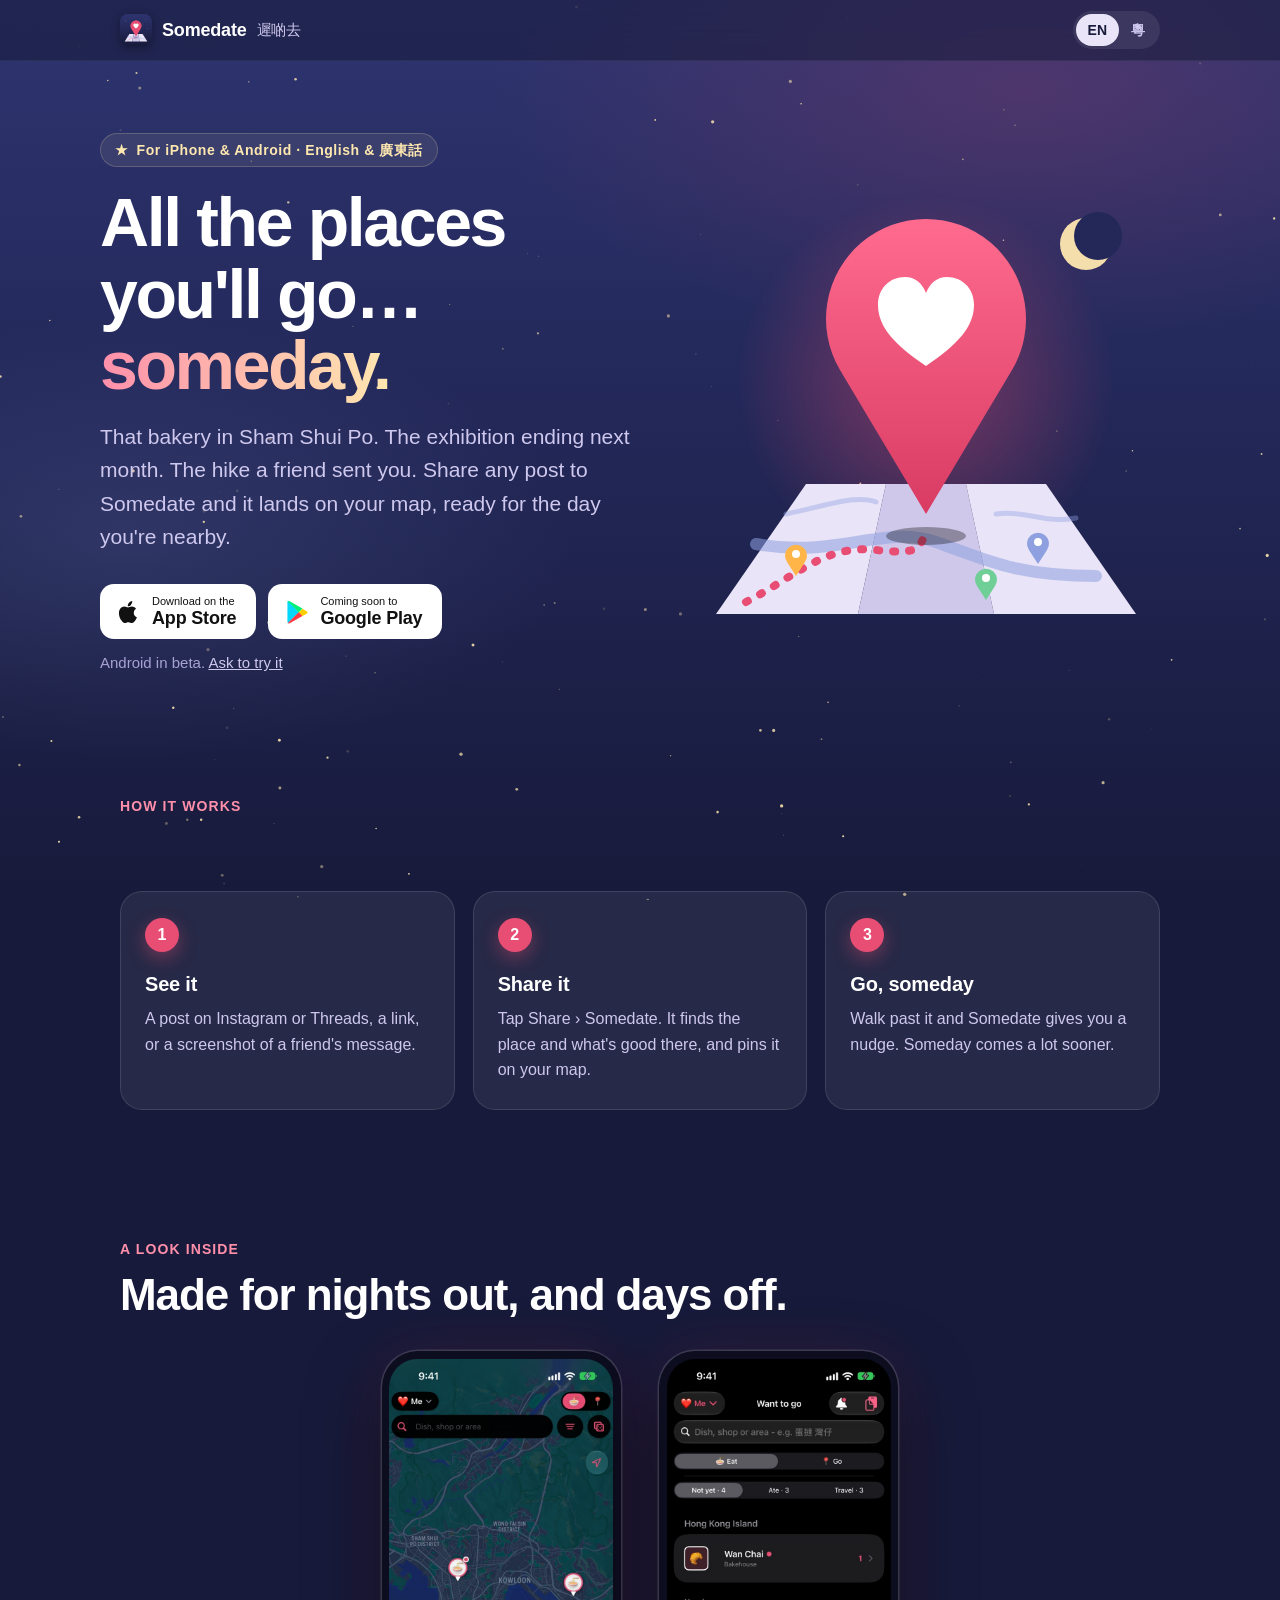
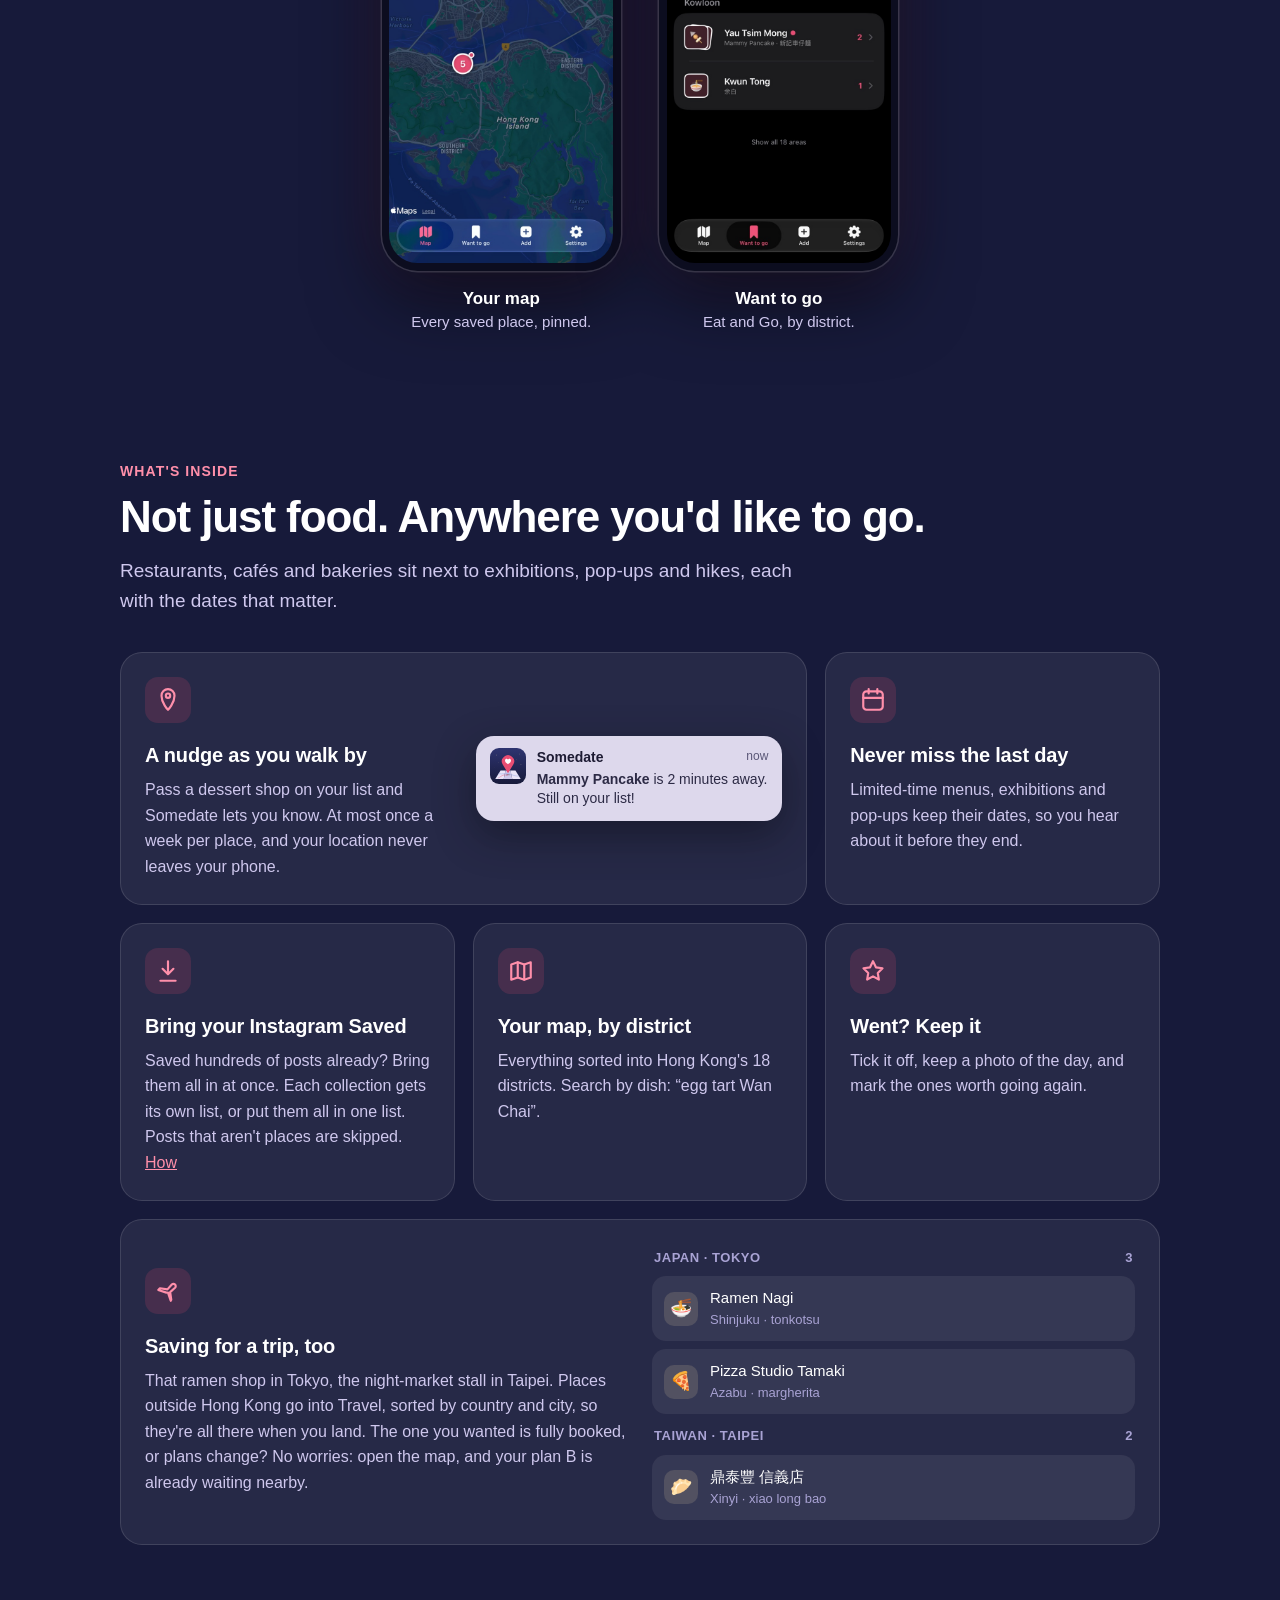
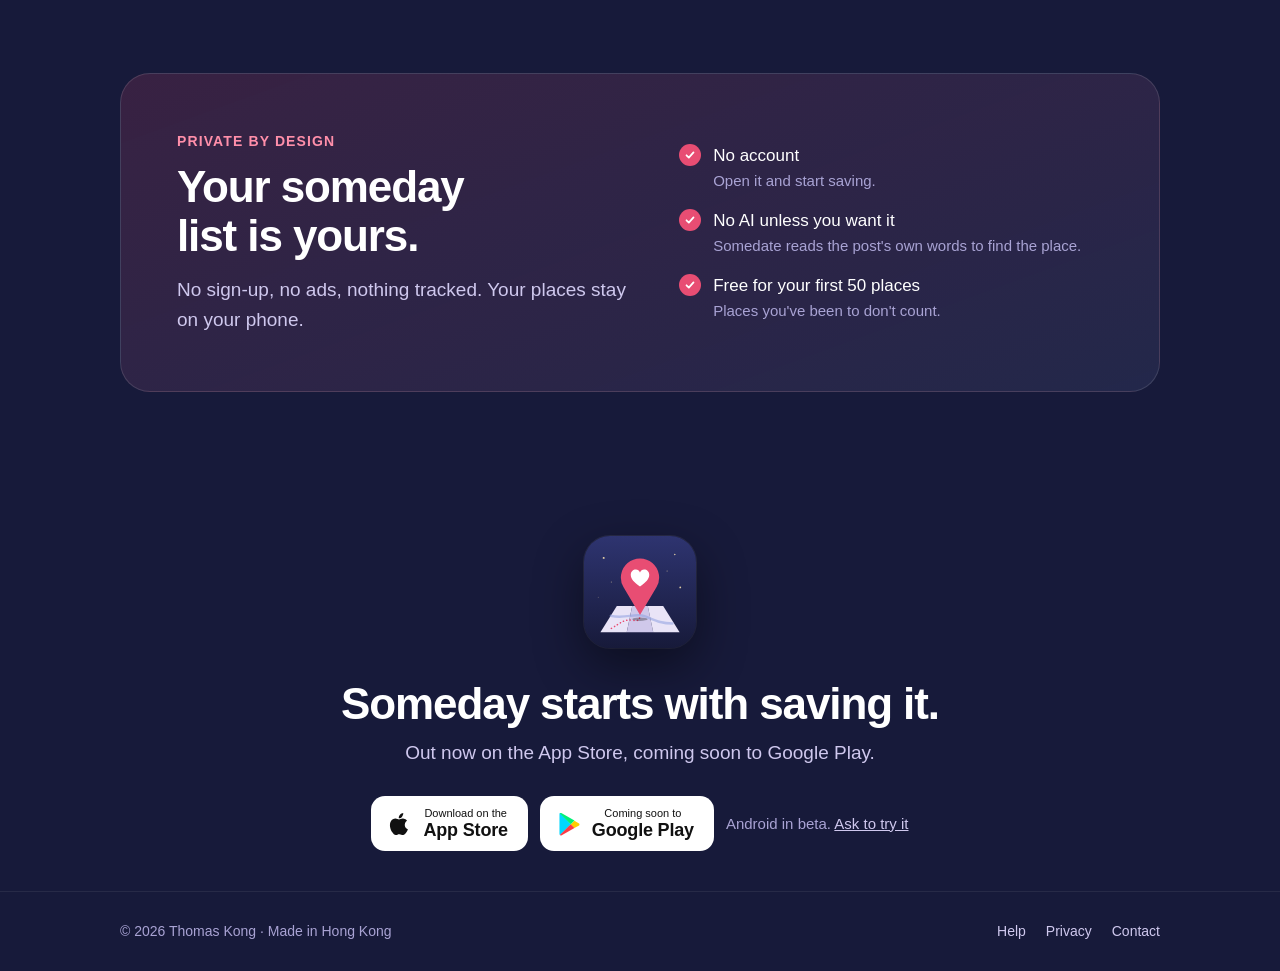
<file: index.html>
<!doctype html>
<html lang="en">
<head>
<meta charset="utf-8">
<meta name="viewport" content="width=device-width, initial-scale=1, viewport-fit=cover">
<title>Somedate · 遲啲去</title>
<meta name="description" content="Save the food, cafés, exhibitions and hikes you see on Instagram and Threads. Somedate puts them on your map and reminds you when you walk by.">
<meta property="og:title" content="Somedate · 遲啲去">
<meta property="og:description" content="All the places you'll go, someday. Save them from any post; Somedate puts them on your map.">
<meta property="og:image" content="https://somedate.app/og.png">
<meta property="og:url" content="https://somedate.app/">
<meta property="og:site_name" content="Somedate">
<meta name="theme-color" content="#232859">
<link rel="apple-touch-icon" href="/apple-touch-icon.png">
<link rel="icon" href="/icon.png">
<style>
/* Somedate's home page: the night sky, folded map and rose pin of the app icon. One look on light and dark phones alike. */
:root {
  --sky-top: #2E3470; --sky-mid: #232859; --sky-bottom: #171A3A;
  --star: #FFE8B0; --rose: #E84D73; --rose-soft: #FF8FAA; --paper: #E9E4F7; --paper-fold: #CFC8EA; --route: #8FA0E0;
  --text: #FFFFFF; --soft: #CFC8EE; --muted: #A9A3D4;
  --card: rgba(255,255,255,.065); --card-line: rgba(255,255,255,.12);
  color-scheme: dark;
}
* { box-sizing: border-box; }
html { scroll-behavior: smooth; }
body {
  margin: 0; color: var(--text); background: var(--sky-bottom);
  font: 17px/1.6 -apple-system, BlinkMacSystemFont, "SF Pro Text", "PingFang HK", "Noto Sans TC", "Helvetica Neue", sans-serif;
  -webkit-font-smoothing: antialiased; -webkit-text-size-adjust: 100%; overflow-x: hidden;
}
.sky { position: fixed; inset: 0; z-index: -2; background: linear-gradient(180deg, var(--sky-top) 0%, var(--sky-mid) 45%, var(--sky-bottom) 100%); }
.sky::after { content: ""; position: absolute; inset: 0;
  background: radial-gradient(60% 40% at 80% 10%, rgba(232,77,115,.18), transparent 70%), radial-gradient(50% 35% at 10% 60%, rgba(143,160,224,.14), transparent 70%); }
#stars { position: fixed; inset: 0; z-index: -1; width: 100%; height: 100%; pointer-events: none; }

.wrap { max-width: 1080px; margin: 0 auto; padding: 0 max(20px, env(safe-area-inset-left)); }
a { color: var(--rose-soft); }
a:focus-visible, button:focus-visible { outline: 3px solid var(--star); outline-offset: 3px; border-radius: 8px; }

/* top bar */
header { position: sticky; top: 0; z-index: 10; backdrop-filter: blur(14px); -webkit-backdrop-filter: blur(14px);
  background: rgba(23,26,58,.55); border-bottom: 1px solid rgba(255,255,255,.06); padding-top: env(safe-area-inset-top); }
.bar { display: flex; align-items: center; justify-content: space-between; height: 60px; }
.brand { display: flex; align-items: center; gap: 10px; color: var(--text); text-decoration: none; font-weight: 700; font-size: 18px; letter-spacing: -.01em; }
.brand svg { width: 32px; height: 32px; border-radius: 8px; box-shadow: 0 2px 10px rgba(0,0,0,.3); }
.brand small { font-weight: 500; color: var(--soft); font-size: 15px; }
.lang { display: flex; background: rgba(255,255,255,.08); border-radius: 999px; padding: 3px; }
.lang button { border: 0; background: transparent; color: var(--soft); font: inherit; font-size: 14px; font-weight: 600; padding: 5px 12px; border-radius: 999px; cursor: pointer; }
.lang button[aria-pressed="true"] { background: var(--paper); color: var(--sky-bottom); }

/* hero */
.hero { display: grid; grid-template-columns: 1.05fr 1fr; gap: 40px; align-items: center; padding: 72px 0 56px; }
.eyebrow { display: inline-flex; align-items: center; gap: 8px; font-size: 14px; font-weight: 600; color: var(--star); letter-spacing: .04em;
  background: rgba(255,232,176,.08); border: 1px solid rgba(255,232,176,.2); border-radius: 999px; padding: 5px 14px; }
h1 { font-size: clamp(40px, 6.4vw, 68px); line-height: 1.05; letter-spacing: -.035em; margin: 20px 0 18px; font-weight: 800; text-wrap: balance; }
h1 em { font-style: normal; background: linear-gradient(90deg, var(--rose-soft), var(--star)); -webkit-background-clip: text; background-clip: text; color: transparent; }
.lead { font-size: clamp(18px, 2vw, 21px); color: var(--soft); margin: 0 0 30px; max-width: 32em; text-wrap: pretty; }
.cta { display: flex; flex-wrap: wrap; gap: 12px; align-items: center; }
.store { display: inline-flex; align-items: center; gap: 10px; background: #fff; color: #111; border-radius: 14px; padding: 11px 20px 11px 16px; text-decoration: none; }
.store svg { width: 26px; height: 26px; }
.store span { display: flex; flex-direction: column; line-height: 1.15; }
.store small { font-size: 11px; font-weight: 500; }
.store b { font-size: 18px; letter-spacing: -.01em; }
.beta { font-size: 15px; color: var(--muted); }
.beta a { color: var(--soft); }

/* "Ask to try it" chooser: iPhone Mail, Gmail, Outlook or copy the address. A sheet from the bottom on phones. */
.pick { border: 1px solid var(--card-line); border-radius: 22px; padding: 22px 20px 18px; width: min(380px, calc(100% - 32px));
  background: #232859; color: var(--text); box-shadow: 0 30px 80px rgba(0,0,0,.55); }
.pick::backdrop { background: rgba(10,11,30,.6); backdrop-filter: blur(4px); -webkit-backdrop-filter: blur(4px); }
.pick h3 { outline: none; margin: 0 0 4px; font-size: 20px; letter-spacing: -.01em; }
.pick > p { margin: 0 0 16px; color: var(--soft); font-size: 15px; }
.pick .opts { display: grid; gap: 8px; }
.pick .opts button { display: flex; align-items: center; gap: 12px; width: 100%; border: 1px solid var(--card-line); border-radius: 14px;
  background: rgba(255,255,255,.06); color: var(--text); font: inherit; font-size: 17px; font-weight: 600; padding: 10px 12px; cursor: pointer; text-align: left; }
.pick .opts button:hover { background: rgba(255,255,255,.11); }
.pick .opts i { width: 34px; height: 34px; border-radius: 10px; display: grid; place-items: center; flex: none; background: var(--c); }
.pick .opts i svg { width: 20px; height: 20px; }
.pick .opts small { display: block; color: var(--muted); font-size: 13px; font-weight: 500; }
.pick .done { display: block; width: 100%; margin-top: 12px; border: 0; background: transparent; color: var(--soft); font: inherit; font-size: 16px; padding: 8px; cursor: pointer; }
@media (max-width: 600px) {
  .pick { margin: auto auto 0; width: 100%; max-width: 100%; border-radius: 22px 22px 0 0; border-bottom: 0;
    padding-bottom: max(18px, env(safe-area-inset-bottom)); }
}

.scene { position: relative; width: 100%; max-width: 480px; justify-self: center; }
.scene svg { width: 100%; height: auto; display: block; overflow: visible; }
.pin { animation: bob 4.5s ease-in-out infinite; transform-origin: 240px 300px; }
.pin-shadow { animation: shade 4.5s ease-in-out infinite; transform-origin: 240px 352px; }
.dash { animation: walk 2.8s linear infinite; }
.mini { animation: pop 6s ease-in-out infinite; transform-box: fill-box; transform-origin: 50% 100%; }
.mini.b { animation-delay: 1.4s; } .mini.c { animation-delay: 2.8s; }
@keyframes bob { 0%,100% { transform: translateY(0); } 50% { transform: translateY(-14px); } }
@keyframes shade { 0%,100% { transform: scale(1); opacity: .32; } 50% { transform: scale(.82); opacity: .2; } }
@keyframes walk { to { stroke-dashoffset: -64; } }
@keyframes pop { 0%,70%,100% { transform: scale(1); } 78% { transform: scale(1.25); } 86% { transform: scale(.95); } }

/* sections */
section { padding: 64px 0; }
.kicker { color: var(--rose-soft); font-weight: 700; font-size: 14px; letter-spacing: .08em; text-transform: uppercase; margin: 0 0 10px; }
h2 { font-size: clamp(30px, 4vw, 44px); line-height: 1.12; letter-spacing: -.025em; margin: 0 0 14px; text-wrap: balance; }
.intro { color: var(--soft); font-size: 19px; max-width: 36em; margin: 0 0 36px; text-wrap: pretty; }

.steps { display: grid; grid-template-columns: repeat(3, 1fr); gap: 18px; counter-reset: s; }
.step { position: relative; background: var(--card); border: 1px solid var(--card-line); border-radius: 22px; padding: 26px 24px; }
.step::before { counter-increment: s; content: counter(s); display: grid; place-items: center; width: 34px; height: 34px; border-radius: 50%;
  background: var(--rose); color: #fff; font-weight: 800; font-size: 16px; margin-bottom: 16px; box-shadow: 0 6px 18px rgba(232,77,115,.4); }
.step h3, .feat h3 { margin: 0 0 6px; font-size: 20px; letter-spacing: -.01em; }
.step p, .feat p { margin: 0; color: var(--soft); font-size: 16px; }

.feats { display: grid; grid-template-columns: repeat(3, 1fr); gap: 18px; }
.feat { background: var(--card); border: 1px solid var(--card-line); border-radius: 22px; padding: 24px; transition: transform .25s ease, border-color .25s ease; }
.feat:hover { transform: translateY(-3px); border-color: rgba(255,143,170,.35); }
.feat .ic { width: 46px; height: 46px; border-radius: 13px; display: grid; place-items: center; margin-bottom: 16px; background: rgba(232,77,115,.16); }
.feat .ic svg { width: 26px; height: 26px; }
.feat.wide { grid-column: span 2; display: grid; grid-template-columns: 1fr 1fr; gap: 24px; align-items: center; }
.feat.full { grid-column: 1 / -1; grid-template-columns: 1fr 1fr; }
.trip { display: grid; gap: 8px; }
.trip .city { display: flex; justify-content: space-between; font-size: 13px; font-weight: 700; color: var(--muted); letter-spacing: .04em; text-transform: uppercase; padding: 4px 2px 0; }

/* little mock cards */
.notif { background: rgba(233,228,247,.94); color: #1d1b33; border-radius: 18px; padding: 12px 14px; display: flex; gap: 11px; align-items: flex-start;
  box-shadow: 0 14px 40px rgba(0,0,0,.35); font-size: 14px; line-height: 1.4; }
.notif svg { width: 36px; height: 36px; border-radius: 9px; flex: none; }
.notif b { display: flex; justify-content: space-between; font-size: 14px; }
.notif b span { font-weight: 400; color: #5b5878; font-size: 12px; }
.notif p { margin: 2px 0 0; color: #2c2a45; font-size: 14px; }
.together { display: flex; flex-direction: column; gap: 10px; }
.row { display: flex; align-items: center; gap: 12px; background: rgba(255,255,255,.07); border-radius: 14px; padding: 10px 12px; font-size: 15px; }
.row .dot { width: 34px; height: 34px; border-radius: 10px; display: grid; place-items: center; font-size: 18px; background: rgba(255,232,176,.14); flex: none; }
.row div { flex: 1; min-width: 0; }
.row small { display: block; color: var(--muted); font-size: 13px; }
.who { width: 26px; height: 26px; border-radius: 50%; display: grid; place-items: center; font-size: 12px; font-weight: 700; flex: none; color: #fff; }
.who.a { background: var(--rose); } .who.b { background: #5C6BC0; }

/* screenshots in phone frames, fanned out */
.phones { display: flex; justify-content: center; align-items: flex-start; gap: clamp(14px, 3vw, 40px); padding-top: 18px; }
.phone { margin: 0; width: min(23%, 250px); display: flex; flex-direction: column; align-items: center; gap: 16px; }
.phone .screen { width: 100%; aspect-ratio: 660 / 1434; border-radius: 15% / 7%; padding: 3.2%; background: #0c0d1f;
  box-shadow: 0 0 0 1.5px rgba(255,255,255,.14), 0 30px 70px rgba(0,0,0,.5), 0 0 60px rgba(232,77,115,.12); }
.phone img { display: block; width: 100%; height: 100%; object-fit: cover; border-radius: 12.5% / 5.8%; }
.phone figcaption { text-align: center; font-size: 15px; color: var(--soft); line-height: 1.4; }
.phone figcaption b { display: block; color: var(--text); font-size: 17px; }

/* privacy */
.night { background: linear-gradient(160deg, rgba(232,77,115,.16), rgba(143,160,224,.10)); border: 1px solid var(--card-line); border-radius: 30px;
  padding: clamp(28px, 5vw, 56px); display: grid; grid-template-columns: 1.1fr 1fr; gap: 36px; align-items: center; }
.ticks { list-style: none; padding: 0; margin: 0; display: grid; gap: 14px; }
.ticks li { display: flex; gap: 12px; align-items: flex-start; font-size: 17px; }
.ticks li::before { content: ""; flex: none; width: 22px; height: 22px; margin-top: 2px; border-radius: 50%;
  background: var(--rose) url("data:image/svg+xml,%3Csvg xmlns='http://www.w3.org/2000/svg' viewBox='0 0 24 24'%3E%3Cpath d='M6 12.5l4 4 8-9' fill='none' stroke='%23fff' stroke-width='3' stroke-linecap='round' stroke-linejoin='round'/%3E%3C/svg%3E") center/14px no-repeat; }
.ticks small { display: block; color: var(--muted); font-size: 15px; }

.end { text-align: center; padding: 80px 0 40px; }
.end svg.big { width: 112px; height: 112px; border-radius: 26px; box-shadow: 0 18px 50px rgba(0,0,0,.45), 0 0 0 1px rgba(255,255,255,.08); margin-bottom: 22px; }
.end h2 { margin-bottom: 10px; }
.end .intro { margin: 0 auto 28px; }
.end .cta { justify-content: center; }

footer { border-top: 1px solid rgba(255,255,255,.07); padding: 28px 0 max(28px, env(safe-area-inset-bottom)); color: var(--muted); font-size: 14px; }
footer .wrap { display: flex; flex-wrap: wrap; gap: 10px 24px; justify-content: space-between; }
footer nav { display: flex; gap: 20px; flex-wrap: wrap; }
footer a { color: var(--soft); text-decoration: none; }
footer a:hover { color: #fff; }

/* reveal on scroll */
.rise { opacity: 0; transform: translateY(18px); transition: opacity .7s ease, transform .7s ease; }
.rise.in { opacity: 1; transform: none; }

html:not([lang="zh-HK"]) [data-zh], html[lang="zh-HK"] [data-en] { display: none !important; }
html[lang="zh-HK"] h1 { letter-spacing: 0; line-height: 1.15; }

@media (max-width: 860px) {
  .hero { grid-template-columns: 1fr; padding: 40px 0 24px; gap: 20px; text-align: center; }
  .hero .lead { margin-left: auto; margin-right: auto; }
  .hero .cta { justify-content: center; }
  .scene { max-width: 360px; grid-row: 1; }
  .steps, .feats { grid-template-columns: 1fr; }
  .feat.wide, .feat.full { grid-column: auto; grid-template-columns: 1fr; }
  .night { grid-template-columns: 1fr; }
  .phones { overflow-x: auto; justify-content: flex-start; scroll-snap-type: x mandatory; margin: 0 -20px; padding: 40px 20px 8px; scrollbar-width: none; }
  .phones::-webkit-scrollbar { display: none; }
  .phone { width: 62%; flex: none; scroll-snap-align: center; }
  .phones::after { content: ""; flex: none; width: 1px; }
  section { padding: 48px 0; }
  .brand small { display: none; }
}
@media (prefers-reduced-motion: reduce) {
  .pin, .pin-shadow, .dash, .mini { animation: none; }
  .rise { opacity: 1; transform: none; transition: none; }
  html { scroll-behavior: auto; }
}
</style>
</head>
<body>
<div class="sky" aria-hidden="true"></div>
<canvas id="stars" aria-hidden="true"></canvas>

<!-- the app icon, drawn once and reused -->
<svg width="0" height="0" style="position:absolute" aria-hidden="true">
  <defs>
    <linearGradient id="ig" x1="0" y1="0" x2="0" y2="1"><stop offset="0" stop-color="#2E3470"/><stop offset="1" stop-color="#171A3A"/></linearGradient>
    <symbol id="icon" viewBox="0 0 1024 1024">
      <rect width="1024" height="1024" fill="url(#ig)"/>
      <g fill="#FFE8B0"><circle cx="180" cy="200" r="9" opacity=".9"/><circle cx="830" cy="170" r="7" opacity=".8"/><circle cx="760" cy="320" r="5" opacity=".6"/><circle cx="250" cy="420" r="5" opacity=".6"/><circle cx="880" cy="470" r="8" opacity=".85"/><circle cx="130" cy="560" r="4" opacity=".5"/></g>
      <path d="M300,640 L441,640 L391,880 L150,880 Z" fill="#E9E4F7"/><path d="M441,640 L583,640 L633,880 L391,880 Z" fill="#CFC8EA"/><path d="M583,640 L724,640 L874,880 L633,880 Z" fill="#E9E4F7"/>
      <path d="M245,730 C380,760 470,700 560,735 S700,800 809,800" fill="none" stroke="#8FA0E0" stroke-width="22" stroke-linecap="round" opacity=".55"/>
      <path d="M250,845 C330,800 360,760 440,770 S500,760 512,740" fill="none" stroke="#E84D73" stroke-width="14" stroke-linecap="round" stroke-dasharray="2 30"/>
      <ellipse cx="512" cy="760" rx="70" ry="16" fill="#000" opacity=".3"/>
      <path d="M512,721.2 L662.2,469.7 A175,175 0 1 0 361.8,469.7 Z" fill="#E84D73"/>
      <path d="M512,461.4 C458,425.4 427.4,393 427.4,355.2 C427.4,324.6 449,306.6 474.2,306.6 C492.2,306.6 504.8,317.4 512,333.6 C519.2,317.4 531.8,306.6 549.8,306.6 C575,306.6 596.6,324.6 596.6,355.2 C596.6,393 566,425.4 512,461.4 Z" fill="#fff"/>
    </symbol>
  </defs>
</svg>

<header>
  <div class="wrap bar">
    <a class="brand" href="#top"><svg viewBox="0 0 1024 1024" role="img" aria-label="Somedate icon"><use href="#icon"/></svg>Somedate <small>遲啲去</small></a>
    <div class="lang" role="group" aria-label="Language">
      <button type="button" data-set="en" aria-pressed="true">EN</button>
      <button type="button" data-set="zh-HK" aria-pressed="false">粵</button>
    </div>
  </div>
</header>

<main id="top">
  <div class="wrap hero">
    <div>
      <span class="eyebrow">★ <span data-en>For iPhone &amp; Android · English &amp; 廣東話</span><span data-zh>iPhone 同 Android App · 英文同廣東話</span></span>
      <h1 data-en>All the places you'll go… <em>someday.</em></h1>
      <h1 data-zh>想去嘅地方，<em>遲啲去。</em></h1>
      <p class="lead" data-en>That bakery in Sham Shui Po. The exhibition ending next month. The hike a friend sent you. Share any post to Somedate and it lands on your map, ready for the day you're nearby.</p>
      <p class="lead" data-zh>深水埗嘅麵包舖、下個月完嘅展覽、朋友 send 俾你嘅行山路線。將 post 分享去遲啲去，自動放上地圖，等你行到附近嗰日就用得著。講真，有心未怕遲。</p>
      <div class="cta">
        <a class="store" href="https://apps.apple.com/hk/app/somedate/id6820637755" aria-label="Download on the App Store">
          <svg viewBox="0 0 24 24" aria-hidden="true"><path fill="#111" d="M16.4 12.6c0-2.4 2-3.6 2.1-3.7-1.2-1.7-3-1.9-3.6-2-1.5-.2-3 .9-3.8.9-.8 0-2-.9-3.3-.9-1.7 0-3.3 1-4.2 2.5-1.8 3.1-.5 7.7 1.3 10.2.9 1.2 1.9 2.6 3.2 2.6 1.3-.1 1.8-.8 3.3-.8 1.6 0 2 .8 3.4.8 1.4 0 2.3-1.3 3.1-2.5 1-1.4 1.4-2.8 1.4-2.9-.1 0-2.9-1.1-2.9-4.2zM13.9 5.2c.7-.9 1.2-2.1 1.1-3.3-1 0-2.3.7-3 1.6-.7.8-1.3 2-1.1 3.2 1.1.1 2.3-.6 3-1.5z"/></svg>
          <span><small data-en>Download on the</small><small data-zh>即刻下載</small><b>App Store</b></span>
        </a>
        <span class="store" aria-label="Coming soon to Google Play">
          <svg viewBox="0 0 24 24" aria-hidden="true"><path fill="#00D7FE" d="M3.6 1.8c-.3.3-.4.7-.4 1.3v17.8c0 .5.2 1 .4 1.3l.1.1 9.9-9.9v-.2L3.7 1.7z"/><path fill="#FFCE00" d="M16.9 15.7l-3.3-3.3v-.2l3.3-3.3.1.1 3.9 2.2c1.1.6 1.1 1.7 0 2.3l-3.9 2.2z"/><path fill="#FF3A44" d="M17 15.6l-3.4-3.4L3.6 22.2c.4.4 1 .4 1.7.1L17 15.6"/><path fill="#00F076" d="M17 8.8L5.3 2.1c-.7-.4-1.3-.3-1.7.1l10 10L17 8.8z"/></svg>
          <span><small data-en>Coming soon to</small><small data-zh>即將登陸</small><b>Google Play</b></span>
        </span>
        <span class="beta" data-en>Android in beta. <a class="ask" href="mailto:cs@somedate.app?subject=Somedate%20beta">Ask to try it</a></span>
        <span class="beta" data-zh>Android 測試緊。<a class="ask" href="mailto:cs@somedate.app?subject=Somedate%20beta">想試用？</a></span>
      </div>
    </div>

    <div class="scene" aria-hidden="true">
      <svg viewBox="0 0 480 440">
        <defs>
          <linearGradient id="pinG" x1="0" y1="0" x2="0" y2="1"><stop offset="0" stop-color="#FF6B8E"/><stop offset="1" stop-color="#D93B63"/></linearGradient>
          <radialGradient id="glow"><stop offset="0" stop-color="#E84D73" stop-opacity=".45"/><stop offset="1" stop-color="#E84D73" stop-opacity="0"/></radialGradient>
        </defs>
        <circle cx="240" cy="200" r="190" fill="url(#glow)"/>
        <!-- moon -->
        <circle cx="400" cy="60" r="26" fill="#FFE8B0" opacity=".95"/><circle cx="412" cy="52" r="24" fill="#232859"/>
        <!-- folded map -->
        <g>
          <path d="M120,300 L200,300 L172,430 L30,430 Z" fill="#E9E4F7"/>
          <path d="M200,300 L280,300 L308,430 L172,430 Z" fill="#CFC8EA"/>
          <path d="M280,300 L360,300 L450,430 L308,430 Z" fill="#E9E4F7"/>
          <path d="M70,360 C150,375 200,340 250,358 S330,392 410,392" fill="none" stroke="#8FA0E0" stroke-width="12" stroke-linecap="round" opacity=".55"/>
          <path d="M100,330 C140,322 170,310 190,318" fill="none" stroke="#8FA0E0" stroke-width="5" stroke-linecap="round" opacity=".4"/>
          <path d="M310,330 C340,326 360,340 390,334" fill="none" stroke="#8FA0E0" stroke-width="5" stroke-linecap="round" opacity=".4"/>
          <path class="dash" d="M60,418 C110,392 140,360 190,366 S232,360 240,350" fill="none" stroke="#E84D73" stroke-width="8" stroke-linecap="round" stroke-dasharray="2 14"/>
          <!-- little pins on the map: food, art, hike -->
          <g class="mini"><path d="M110,392 l-9,-14 a11,11 0 1 1 18,0 z" fill="#FFB547"/><circle cx="110" cy="370" r="4" fill="#fff"/></g>
          <g class="mini b"><path d="M352,380 l-9,-14 a11,11 0 1 1 18,0 z" fill="#8FA0E0"/><circle cx="352" cy="358" r="4" fill="#fff"/></g>
          <g class="mini c"><path d="M300,416 l-9,-14 a11,11 0 1 1 18,0 z" fill="#6FCF97"/><circle cx="300" cy="394" r="4" fill="#fff"/></g>
        </g>
        <ellipse class="pin-shadow" cx="240" cy="352" rx="40" ry="9" fill="#000" opacity=".32"/>
        <g class="pin">
          <path d="M240,330 L326,186 A100,100 0 1 0 154,186 Z" fill="url(#pinG)"/>
          <path d="M240,182 C209,161 192,143 192,121 C192,104 204,93 219,93 C229,93 236,99 240,109 C244,99 251,93 261,93 C276,93 288,104 288,121 C288,143 271,161 240,182 Z" fill="#fff"/>
        </g>
      </svg>
    </div>
  </div>

  <section id="how">
    <div class="wrap">
      <p class="kicker rise" data-en>How it works</p><p class="kicker rise" data-zh>點用</p>
      <h2 class="rise" data-en>Three taps from “we should go” to going.</h2>
      <h2 class="rise" data-zh>由「下次去呢間」到真係去，三步。</h2>
      <div class="steps">
        <div class="step rise">
          <h3 data-en>See it</h3><h3 data-zh>見到</h3>
          <p data-en>A post on Instagram or Threads, a link, or a screenshot of a friend's message.</p>
          <p data-zh>Instagram 或 Threads 嘅 post、一條 Link，或者朋友訊息嘅截圖。</p>
        </div>
        <div class="step rise">
          <h3 data-en>Share it</h3><h3 data-zh>分享</h3>
          <p data-en>Tap Share › Somedate. It finds the place and what's good there, and pins it on your map.</p>
          <p data-zh>撳 分享 › 遲啲去，自動搵出地方同招牌嘢，放上地圖。</p>
        </div>
        <div class="step rise">
          <h3 data-en>Go, someday</h3><h3 data-zh>遲啲去</h3>
          <p data-en>Walk past it and Somedate gives you a nudge. Someday comes a lot sooner.</p>
          <p data-zh>行過附近，遲啲去會提你。「遲啲」好快就到。</p>
        </div>
      </div>
    </div>
  </section>

  <section id="shots">
    <div class="wrap">
      <p class="kicker rise" data-en>A look inside</p><p class="kicker rise" data-zh>睇吓個 App</p>
      <h2 class="rise" data-en>Made for nights out, and days off.</h2>
      <h2 class="rise" data-zh>放假、收工，即刻有得去。</h2>
      <div class="phones">
        <figure class="phone rise">
          <div class="screen"><img data-en src="shots/map-en.jpg" alt="Somedate map of Hong Kong with saved places pinned" width="660" height="1434" loading="lazy"><img data-zh src="shots/map-zh.jpg" alt="遲啲去地圖，香港各區儲咗嘅地方" width="660" height="1434" loading="lazy"></div>
          <figcaption><b data-en>Your map</b><b data-zh>你嘅地圖</b><span data-en>Every saved place, pinned.</span><span data-zh>Save咗嘅地方，全部放上地圖</span></figcaption>
        </figure>
        <figure class="phone rise">
          <div class="screen"><img data-en src="shots/list-en.jpg" alt="Want to go list sorted by Hong Kong district" width="660" height="1434" loading="lazy"><img data-zh src="shots/list-zh.jpg" alt="想去清單，按香港地區排好" width="660" height="1434" loading="lazy"></div>
          <figcaption><b data-en>Want to go</b><b data-zh>想去</b><span data-en>Eat and Go, by district.</span><span data-zh>食同去，按地區排好。</span></figcaption>
        </figure>
      </div>
    </div>
  </section>

  <section id="features">
    <div class="wrap">
      <p class="kicker rise" data-en>What's inside</p><p class="kicker rise" data-zh>有咩功能</p>
      <h2 class="rise" data-en>Not just food. Anywhere you'd like to go.</h2>
      <h2 class="rise" data-zh>唔止食。想去嘅地方都得。</h2>
      <p class="intro rise" data-en>Restaurants, cafés and bakeries sit next to exhibitions, pop-ups and hikes, each with the dates that matter.</p>
      <p class="intro rise" data-zh>餐廳、cafe、麵包舖，同展覽、Pop-up、行山路線等等都可以放，幫你記埋重要日子。</p>

      <div class="feats">
        <div class="feat wide rise">
          <div>
            <div class="ic"><svg viewBox="0 0 24 24" fill="none" stroke="#FF8FAA" stroke-width="2" stroke-linecap="round" stroke-linejoin="round"><path d="M18 8a6 6 0 0 0-12 0c0 7 6 13 6 13s6-6 6-13z"/><circle cx="12" cy="8" r="2"/></svg></div>
            <h3 data-en>A nudge as you walk by</h3><h3 data-zh>行過就提你</h3>
            <p data-en>Pass a dessert shop on your list and Somedate lets you know. At most once a week per place, and your location never leaves your phone.</p>
            <p data-zh>經過清單入面嘅甜品舖，遲啲去會提你。每個地方一星期最多一次，你嘅位置唔會離開部電話。</p>
          </div>
          <div class="notif" role="img" aria-label="Example notification">
            <svg viewBox="0 0 1024 1024" aria-hidden="true"><use href="#icon"/></svg>
            <div style="flex:1">
              <b>Somedate <span data-en>now</span><span data-zh>而家</span></b>
              <p data-en><strong>Mammy Pancake</strong> is 2 minutes away. Still on your list!</p>
              <p data-zh><strong>媽咪雞蛋仔</strong>就喺兩分鐘外，仲喺你張清單度！</p>
            </div>
          </div>
        </div>

        <div class="feat rise">
          <div class="ic"><svg viewBox="0 0 24 24" fill="none" stroke="#FF8FAA" stroke-width="2" stroke-linecap="round" stroke-linejoin="round"><rect x="3" y="4" width="18" height="17" rx="3"/><path d="M8 2v4M16 2v4M3 10h18"/></svg></div>
          <h3 data-en>Never miss the last day</h3><h3 data-zh>唔再錯過最後一日</h3>
          <p data-en>Limited-time menus, exhibitions and pop-ups keep their dates, so you hear about it before they end.</p>
          <p data-zh>會記住限時Menu，展覽同 Pop-up 日期，完之前會提你。</p>
        </div>

        <div class="feat rise">
          <div class="ic"><svg viewBox="0 0 24 24" fill="none" stroke="#FF8FAA" stroke-width="2" stroke-linecap="round" stroke-linejoin="round"><path d="M12 3v12M7 10l5 5 5-5"/><path d="M5 21h14"/></svg></div>
          <h3 data-en>Bring your Instagram Saved</h3><h3 data-zh>匯入你嘅 Instagram 收藏</h3>
          <p data-en>Saved hundreds of posts already? Bring them all in at once. Each collection gets its own list, or put them all in one list. Posts that aren't places are skipped. <a href="support.html#import">How</a></p>
          <p data-zh>收藏咗幾百個 post？一次過搬晒入嚟。每個收藏集各自一個清單 或 集合成一個清單，唔係地方嘅 post 會略過。<a href="support.html#import">點做</a></p>
        </div>

        <div class="feat rise">
          <div class="ic"><svg viewBox="0 0 24 24" fill="none" stroke="#FF8FAA" stroke-width="2" stroke-linecap="round" stroke-linejoin="round"><path d="M9 4 3 6v14l6-2 6 2 6-2V4l-6 2-6-2z"/><path d="M9 4v14M15 6v14"/></svg></div>
          <h3 data-en>Your map, by district</h3><h3 data-zh>用香港18區幫你分類</h3>
          <p data-en>Everything sorted into Hong Kong's 18 districts. Search by dish: “egg tart Wan Chai”.</p>
          <p data-zh>按香港 18 區排好。用食物搜尋：「蛋撻 灣仔」。</p>
        </div>

        <div class="feat rise">
          <div class="ic"><svg viewBox="0 0 24 24" fill="none" stroke="#FF8FAA" stroke-width="2" stroke-linecap="round" stroke-linejoin="round"><path d="m12 3 2.7 5.6 6.1.9-4.4 4.3 1 6.1L12 17l-5.4 2.9 1-6.1-4.4-4.3 6.1-.9z"/></svg></div>
          <h3 data-en>Went? Keep it</h3><h3 data-zh>去咗？記低佢</h3>
          <p data-en>Tick it off, keep a photo of the day, and mark the ones worth going again.</p>
          <p data-zh>剔走去過嘅地方，留低當日嘅相，Good 嘅就記住再去，唔Good就入小氣薄。</p>
        </div>

        <div class="feat wide full rise">
          <div>
            <div class="ic"><svg viewBox="0 0 24 24" fill="none" stroke="#FF8FAA" stroke-width="2" stroke-linecap="round" stroke-linejoin="round"><path d="M10.5 13.5 3 11l1.5-1.5 7 1 4-4.5a2.1 2.1 0 0 1 3 3l-4.5 4 1 7L14.5 21 12 13.5"/></svg></div>
            <h3 data-en>Saving for a trip, too</h3><h3 data-zh>去旅行都用得</h3>
            <p data-en>That ramen shop in Tokyo, the night-market stall in Taipei. Places outside Hong Kong go into Travel, sorted by country and city, so they're all there when you land. The one you wanted is fully booked, or plans change? No worries: open the map, and your plan B is already waiting nearby.</p>
            <p data-zh>東京嗰間拉麵、台北夜市嗰檔，香港以外嘅地方會放入「旅行」，按國家同城市排好，一落機就搵到。本身想食個間餐廳Full booking/有意外發生？0驚，打開地圖，後備餐廳早就喺附近等緊你。</p>
          </div>
          <div class="trip" role="img" aria-label="Example Travel list: Tokyo and Taipei">
            <div class="city"><span data-en>Japan · Tokyo</span><span data-zh>日本 · 東京</span><span>3</span></div>
            <div class="row"><span class="dot">🍜</span><div>Ramen Nagi<small data-en>Shinjuku · tonkotsu</small><small data-zh>新宿 · 豚骨拉麵</small></div></div>
            <div class="row"><span class="dot">🍕</span><div>Pizza Studio Tamaki<small data-en>Azabu · margherita</small><small data-zh>麻布 · Margherita</small></div></div>
            <div class="city"><span data-en>Taiwan · Taipei</span><span data-zh>台灣 · 台北</span><span>2</span></div>
            <div class="row"><span class="dot">🥟</span><div>鼎泰豐 信義店<small data-en>Xinyi · xiao long bao</small><small data-zh>信義 · 小籠包</small></div></div>
          </div>
        </div>
      </div>
    </div>
  </section>

  <section id="privacy">
    <div class="wrap">
      <div class="night rise">
        <div>
          <p class="kicker" data-en>Private by design</p><p class="kicker" data-zh>私隱優先</p>
          <h2 data-en>Your someday list is yours.</h2><h2 data-zh>你張清單，只屬於你。</h2>
          <p class="intro" style="margin:0" data-en>No sign-up, no ads, nothing tracked. Your places stay on your phone.</p>
          <p class="intro" style="margin:0" data-zh>唔使註冊、冇廣告、冇追蹤。你嘅地方只save喺你部電話。</p>
        </div>
        <ul class="ticks">
          <li><span><span data-en>No account</span><span data-zh>冇帳戶</span><small data-en>Open it and start saving.</small><small data-zh>打開就用得。</small></span></li>
          <li><span><span data-en>No AI unless you want it</span><span data-zh>預設唔用 AI</span><small data-en>Somedate reads the post's own words to find the place.</small><small data-zh>遲啲去由 post 本身嘅字搵出地方。</small></span></li>
          <li><span><span data-en>Free for your first 50 places</span><span data-zh>頭 50 個地方免費</span><small data-en>Places you've been to don't count.</small><small data-zh>去過嘅地方唔計。</small></span></li>
        </ul>
      </div>
    </div>
  </section>

  <section class="end">
    <div class="wrap">
      <svg class="big rise" viewBox="0 0 1024 1024" role="img" aria-label="Somedate icon"><use href="#icon"/></svg>
      <h2 class="rise" data-en>Someday starts with saving it.</h2>
      <h2 class="rise" data-zh>遲啲去，由記低開始。</h2>
      <p class="intro rise" data-en>Out now on the App Store, coming soon to Google Play.</p>
      <p class="intro rise" data-zh>App Store 已經上架，Google Play 好快推出。</p>
      <div class="cta rise">
        <a class="store" href="https://apps.apple.com/hk/app/somedate/id6820637755" aria-label="Download on the App Store">
          <svg viewBox="0 0 24 24" aria-hidden="true"><path fill="#111" d="M16.4 12.6c0-2.4 2-3.6 2.1-3.7-1.2-1.7-3-1.9-3.6-2-1.5-.2-3 .9-3.8.9-.8 0-2-.9-3.3-.9-1.7 0-3.3 1-4.2 2.5-1.8 3.1-.5 7.7 1.3 10.2.9 1.2 1.9 2.6 3.2 2.6 1.3-.1 1.8-.8 3.3-.8 1.6 0 2 .8 3.4.8 1.4 0 2.3-1.3 3.1-2.5 1-1.4 1.4-2.8 1.4-2.9-.1 0-2.9-1.1-2.9-4.2zM13.9 5.2c.7-.9 1.2-2.1 1.1-3.3-1 0-2.3.7-3 1.6-.7.8-1.3 2-1.1 3.2 1.1.1 2.3-.6 3-1.5z"/></svg>
          <span><small data-en>Download on the</small><small data-zh>即刻下載</small><b>App Store</b></span>
        </a>
        <span class="store" aria-label="Coming soon to Google Play">
          <svg viewBox="0 0 24 24" aria-hidden="true"><path fill="#00D7FE" d="M3.6 1.8c-.3.3-.4.7-.4 1.3v17.8c0 .5.2 1 .4 1.3l.1.1 9.9-9.9v-.2L3.7 1.7z"/><path fill="#FFCE00" d="M16.9 15.7l-3.3-3.3v-.2l3.3-3.3.1.1 3.9 2.2c1.1.6 1.1 1.7 0 2.3l-3.9 2.2z"/><path fill="#FF3A44" d="M17 15.6l-3.4-3.4L3.6 22.2c.4.4 1 .4 1.7.1L17 15.6"/><path fill="#00F076" d="M17 8.8L5.3 2.1c-.7-.4-1.3-.3-1.7.1l10 10L17 8.8z"/></svg>
          <span><small data-en>Coming soon to</small><small data-zh>即將登陸</small><b>Google Play</b></span>
        </span>
        <span class="beta" data-en>Android in beta. <a class="ask" href="mailto:cs@somedate.app?subject=Somedate%20beta">Ask to try it</a></span>
        <span class="beta" data-zh>Android 測試緊。<a class="ask" href="mailto:cs@somedate.app?subject=Somedate%20beta">想試用？</a></span>
      </div>
    </div>
  </section>
</main>

<footer>
  <div class="wrap">
    <span data-en>© 2026 Thomas Kong · Made in Hong Kong</span><span data-zh>© 2026 Thomas Kong · 香港製造</span>
    <nav>
      <a href="support.html" data-en>Help</a><a href="support.html" data-zh>幫助</a>
      <a href="privacy.html" data-en>Privacy</a><a href="privacy.html" data-zh>私隱政策</a>
      <a href="mailto:cs@somedate.app" data-en>Contact</a><a href="mailto:cs@somedate.app" data-zh>聯絡</a>
    </nav>
  </div>
</footer>

<dialog class="pick" id="pick" aria-labelledby="pickTitle">
  <h3 id="pickTitle" tabindex="-1" autofocus><span data-en>Ask to try Somedate</span><span data-zh>申請試用遲啲去</span></h3>
  <p><span data-en>Send an email to cs@somedate.app with:</span><span data-zh>用以下方法 send 電郵去 cs@somedate.app：</span></p>
  <div class="opts">
    <button type="button" data-via="mail"><i style="--c:#1E88F5"><svg viewBox="0 0 24 24" aria-hidden="true"><path d="M3 6.5h18v11H3z" fill="#fff"/><path d="M3.5 7l8.5 6.5L20.5 7" fill="none" stroke="#1E88F5" stroke-width="1.8" stroke-linejoin="round"/></svg></i>
      <span><span data-en>Mail</span><span data-zh>郵件 App</span><small data-en>The iPhone or Mac mail app</small><small data-zh>iPhone 或 Mac 內置</small></span></button>
    <button type="button" data-via="gmail"><i style="--c:#fff"><svg viewBox="0 0 24 24" aria-hidden="true"><path d="M3 7l9 6.5L21 7v11h-3.5V11L12 15 6.5 11v7H3z" fill="#EA4335"/></svg></i>
      <span>Gmail</span></button>
    <button type="button" data-via="outlook"><i style="--c:#0A64D6"><svg viewBox="0 0 24 24" aria-hidden="true"><circle cx="12" cy="12" r="5.5" fill="none" stroke="#fff" stroke-width="2.6"/></svg></i>
      <span>Outlook</span></button>
    <button type="button" data-via="copy"><i style="--c:rgba(255,255,255,.16)"><svg viewBox="0 0 24 24" aria-hidden="true"><rect x="8" y="8" width="11" height="12" rx="2" fill="none" stroke="#fff" stroke-width="1.8"/><path d="M5 15V5.5A1.5 1.5 0 0 1 6.5 4H15" fill="none" stroke="#fff" stroke-width="1.8" stroke-linecap="round"/></svg></i>
      <span><span class="copyLabel" data-en>Copy the address</span><span class="copyLabel" data-zh>複製電郵地址</span><small>cs@somedate.app</small></span></button>
  </div>
  <button type="button" class="done"><span data-en>Cancel</span><span data-zh>取消</span></button>
</dialog>

<script>
(function () {
  // "Ask to try it": let people pick iPhone Mail, Gmail or Outlook (or copy the address) instead of always opening Mail.
  // Without JavaScript or <dialog> the links stay plain mailto: links.
  var pick = document.getElementById("pick");
  if (pick && pick.showModal) {
    var to = "cs@somedate.app", subject = "Somedate beta";
    var mobile = /iPhone|iPad|iPod|Android/i.test(navigator.userAgent) || (navigator.platform === "MacIntel" && navigator.maxTouchPoints > 1);
    function q(s) { return encodeURIComponent(s); }
    var app = {
      gmail: "googlegmail:///co?to=" + q(to) + "&subject=" + q(subject),
      outlook: "ms-outlook://compose?to=" + q(to) + "&subject=" + q(subject)
    };
    var web = {
      gmail: "https://mail.google.com/mail/?view=cm&fs=1&to=" + q(to) + "&su=" + q(subject),
      outlook: "https://outlook.live.com/mail/0/deeplink/compose?to=" + q(to) + "&subject=" + q(subject)
    };
    // on a phone try the app first; if the page is still showing a moment later the app isn't there, so open the website
    function open(via) {
      if (!mobile) { window.open(web[via], "_blank", "noopener"); return; }
      var left = false;
      function gone() { if (document.hidden) left = true; }
      document.addEventListener("visibilitychange", gone);
      window.addEventListener("pagehide", gone);
      location.href = app[via];
      setTimeout(function () {
        document.removeEventListener("visibilitychange", gone);
        window.removeEventListener("pagehide", gone);
        if (!left && !document.hidden) location.href = web[via];
      }, 1500);
    }
    document.querySelectorAll("a.ask").forEach(function (a) {
      a.addEventListener("click", function (e) { e.preventDefault(); pick.showModal(); });
    });
    pick.addEventListener("click", function (e) {
      if (e.target === pick) {   // tap outside the card (the backdrop counts as the dialog itself)
        var r = pick.getBoundingClientRect();
        if (e.clientX < r.left || e.clientX > r.right || e.clientY < r.top || e.clientY > r.bottom) pick.close();
        return;
      }
      var b = e.target.closest("button");
      if (!b) return;
      var via = b.dataset.via;
      if (!via) { pick.close(); return; }
      if (via === "mail") { location.href = "mailto:" + to + "?subject=" + q(subject); pick.close(); }
      else if (via === "copy") {
        var labels = b.querySelectorAll(".copyLabel");
        function copied() {
          labels[0].textContent = "Copied ✓"; labels[1].textContent = "已複製 ✓";
          setTimeout(function () { labels[0].textContent = "Copy the address"; labels[1].textContent = "複製電郵地址"; }, 2000);
        }
        if (navigator.clipboard) navigator.clipboard.writeText(to).then(copied, function () {});
      }
      else { pick.close(); open(via); }
    });
  }

  // reveal sections as they scroll in
  var rise = document.querySelectorAll(".rise");
  if ("IntersectionObserver" in window) {
    var io = new IntersectionObserver(function (es) {
      es.forEach(function (e) { if (e.isIntersecting) { e.target.classList.add("in"); io.unobserve(e.target); } });
    }, { rootMargin: "0px 0px -8% 0px" });
    rise.forEach(function (el) { io.observe(el); });
  } else rise.forEach(function (el) { el.classList.add("in"); });

})();
</script>
<script src="site.js?v=20261113"></script>
</body>
</html>
</file>
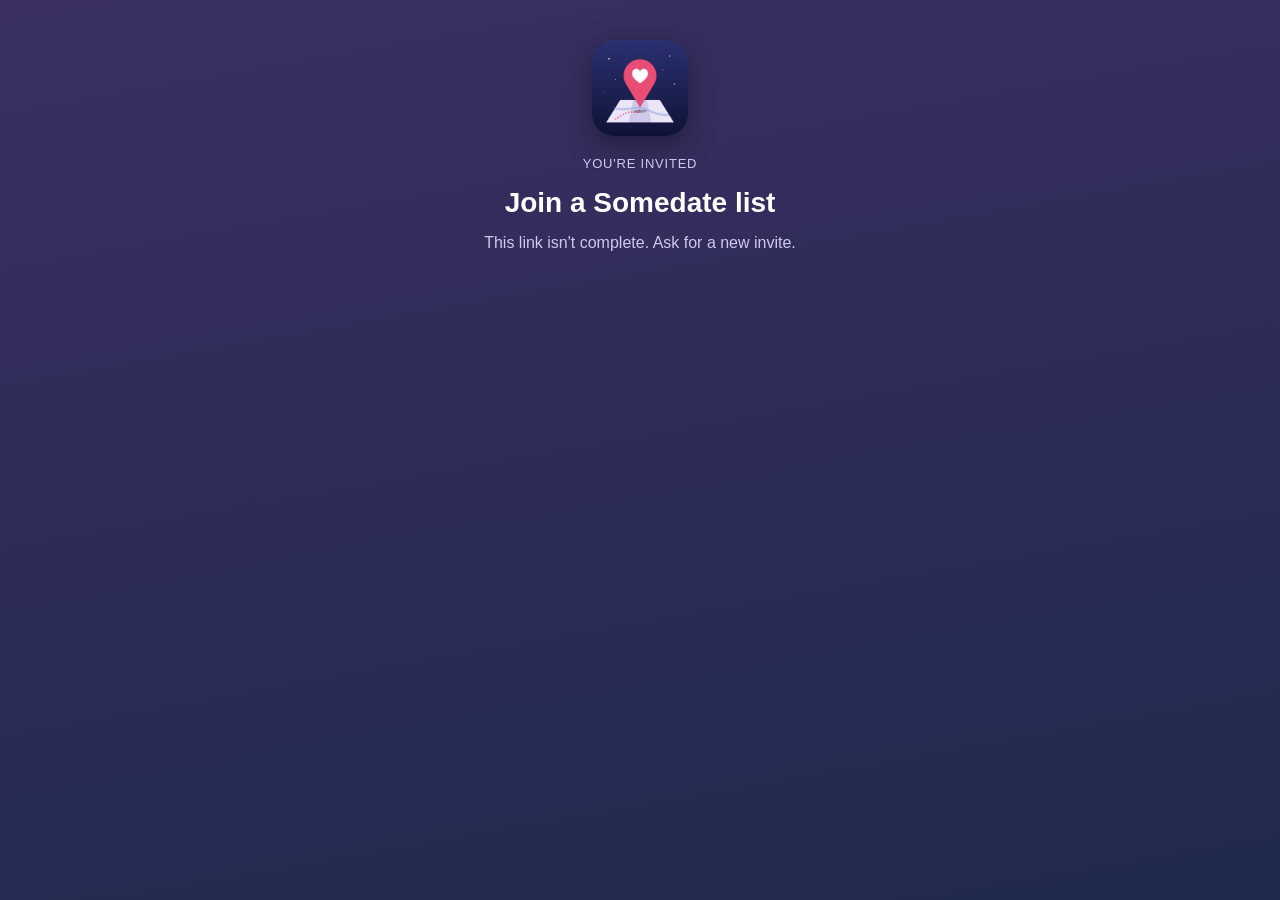
<file: join.html>
<!doctype html>
<html lang="en">
<head>
<meta charset="utf-8">
<meta name="robots" content="noindex, nofollow, noarchive, noimageindex">
<meta name="viewport" content="width=device-width, initial-scale=1, viewport-fit=cover">
<title>Join a list on Somedate · 遲啲去</title>
<meta name="description" content="Someone shared a Somedate list of places to go with you. Open it on your iPhone to join.">
<meta property="og:title" content="Join my list on Somedate · 遲啲去">
<meta property="og:description" content="A shared list of places to go. Tap to open it in Somedate on your iPhone.">
<meta property="og:image" content="https://somedate.app/og.png">
<meta property="og:site_name" content="Somedate">
<meta name="theme-color" content="#2b2550">
<link rel="apple-touch-icon" href="/apple-touch-icon.png">
<link rel="icon" href="/icon.png">
<style>
/* Somedate's invite page: the night sky of the app icon (one look, light or dark phone alike), one pink button. */
:root { --top: #3b2f63; --bottom: #1f2a4d; --text: #ffffff; --soft: #cfc8ee; --rose: #e84d73; --panel: rgba(255,255,255,.09); --line: rgba(255,255,255,.28); color-scheme: dark; }
* { box-sizing: border-box; }
html, body { min-height: 100%; }
body { margin: 0; background: linear-gradient(170deg, var(--top), var(--bottom)) fixed; background-color: var(--bottom); color: var(--text);
       font: 17px/1.5 -apple-system, "SF Pro Text", "PingFang HK", "Noto Sans TC", sans-serif; -webkit-text-size-adjust: 100%; }
main { max-width: 420px; margin: 0 auto; min-height: 100vh; min-height: 100dvh; display: flex; flex-direction: column; align-items: center; text-align: center; gap: 12px;
       padding: max(40px, env(safe-area-inset-top)) max(20px, env(safe-area-inset-right)) max(28px, env(safe-area-inset-bottom)) max(20px, env(safe-area-inset-left)); }
.icon { width: 96px; height: 96px; border-radius: 22px; box-shadow: 0 8px 28px rgba(0,0,0,.35); }
.who { margin: 6px 0 0; font-size: 13px; letter-spacing: .06em; text-transform: uppercase; color: var(--soft); }
h1 { margin: 0; font-size: 28px; line-height: 1.2; text-wrap: balance; overflow-wrap: anywhere; }
.sub { margin: 0; color: var(--soft); font-size: 16px; }
.btn { display: block; width: 100%; border: 0; border-radius: 14px; padding: 15px; font: inherit; font-weight: 700; text-decoration: none; cursor: pointer; }
.go { margin-top: 10px; background: var(--rose); color: #fff; font-size: 18px; }
.go:active { transform: scale(.98); }
.ghost { background: transparent; color: var(--text); border: 1px solid var(--line); font-weight: 600; }
.btn:focus-visible { outline: 3px solid #fff; outline-offset: 3px; }
.panel { width: 100%; text-align: left; background: var(--panel); border-radius: 14px; padding: 14px 16px; display: flex; flex-direction: column; gap: 10px; font-size: 15px; }
.panel p { margin: 0; }
.step { display: flex; gap: 10px; align-items: flex-start; }
.step b { flex: none; width: 22px; height: 22px; border-radius: 50%; background: rgba(255,255,255,.18); display: grid; place-items: center; font-size: 12px; margin-top: 1px; }
.small { margin: auto 0 0; padding-top: 16px; font-size: 13px; color: var(--soft); }
.tip { font-size: 14px; color: var(--soft); margin: 0; }
[hidden] { display: none !important; }
@media (prefers-reduced-motion: reduce) { .go:active { transform: none; } }
</style>
</head>
<body>
<main>
  <img class="icon" src="/icon.png" alt="Somedate">
  <p class="who" id="who"></p>
  <h1 id="title"></h1>
  <p class="sub" id="sub"></p>

  <div id="iphone" hidden style="width:100%;display:flex;flex-direction:column;gap:10px">
    <a class="btn go" id="open" href="#"></a>
    <p class="tip" id="tip" hidden></p>
    <button class="btn ghost" id="noApp" type="button"></button>
    <div class="panel" id="getIt" hidden>
      <div class="step"><b>1</b><p id="s1"></p></div>
      <div class="step"><b>2</b><p id="s2"></p></div>
      <div class="step"><b>3</b><p id="s3"></p></div>
    </div>
  </div>

  <div id="other" hidden style="width:100%;display:flex;flex-direction:column;gap:10px">
    <div class="panel"><p id="otherText"></p></div>
    <button class="btn ghost" id="copy" type="button"></button>
  </div>

  <p class="small" id="small"></p>
</main>
<script>
(function () {
  var q = new URLSearchParams(location.search);
  var code = q.get("c") || "", list = q.get("n") || "", from = q.get("f") || "";
  var zh = /^zh/i.test(navigator.language || "");
  var ua = navigator.userAgent || "";
  var iOS = /iPhone|iPod|iPad/.test(ua) || (navigator.platform === "MacIntel" && navigator.maxTouchPoints > 1);
  var inApp = /Instagram|FBAN|FBAV|FB_IAB|Threads|Line\/|MicroMessenger/.test(ua);
  var them = from || (zh ? "邀請你嘅人" : "the person who invited you");

  // English, and Cantonese for a phone set to Chinese (drafts - see the app's Localizable.strings for the voice)
  var t = zh ? {
    who: from ? from + " 邀請你" : "你收到一個邀請",
    title: list ? "加入「" + list + "」" : "加入一個 Somedate 清單",
    sub: "一齊儲想去嘅地方。大家加嘅地方，兩部電話都見到。",
    open: "用 Somedate 打開",
    noApp: "未有 Somedate？",
    s1: "Somedate 仲喺測試緊。叫" + them + "加你做測試者，你會收到 TestFlight 嘅電郵。",
    s2: "裝 TestFlight，再喺入面裝 Somedate · 遲啲去。",
    s3: "返嚟呢版，撳「用 Somedate 打開」。",
    tip: "冇反應？撳右上角 ··· › 用瀏覽器打開，再試一次。",
    small: "你部 iPhone 要登入咗 iCloud。",
    other: "Somedate 係 iPhone App。喺你部 iPhone 打開呢條 Link 先可以加入。",
    copy: "複製 Link", copied: "複製咗",
    broken: "呢條 Link 唔完整。叫對方再 send 過個邀請。"
  } : {
    who: from ? from + " invited you" : "You're invited",
    title: list ? "Join “" + list + "”" : "Join a Somedate list",
    sub: "A shared list of places to go. What either of you adds shows on both phones.",
    open: "Open in Somedate",
    noApp: "Don't have Somedate yet?",
    s1: "Somedate is being tested. Ask " + them + " to add you as a tester. You'll get an email from TestFlight.",
    s2: "Install TestFlight, then Somedate · 遲啲去 from it.",
    s3: "Come back to this page and tap Open in Somedate.",
    tip: "Nothing happens? Tap ··· at the top › Open in browser, then try again.",
    small: "You'll need to be signed in to iCloud on your iPhone.",
    other: "Somedate is an iPhone app. Open this link on your iPhone to join.",
    copy: "Copy link", copied: "Copied",
    broken: "This link isn't complete. Ask for a new invite."
  };
  if (zh) document.documentElement.lang = "zh-HK";
  function set(id, text) { document.getElementById(id).textContent = text; }

  set("who", t.who);
  set("title", t.title);
  if (!/^[A-Za-z0-9_-]{1,199}$/.test(code)) { set("sub", t.broken); return; }
  set("sub", t.sub);

  if (!iOS) {
    document.getElementById("other").hidden = false;
    set("otherText", t.other);
    var copy = document.getElementById("copy");
    copy.textContent = t.copy;
    copy.addEventListener("click", function () {
      var done = function () { copy.textContent = t.copied; };
      if (navigator.clipboard) navigator.clipboard.writeText(location.href).then(done, function () {});
    });
    return;
  }

  document.getElementById("iphone").hidden = false;
  var open = document.getElementById("open");
  open.textContent = t.open;
  open.href = "wishbite://join?" + q.toString();  // the app's own address: works from any browser, Instagram's too
  set("noApp", t.noApp); set("s1", t.s1); set("s2", t.s2); set("s3", t.s3); set("small", t.small);
  var tip = document.getElementById("tip");
  tip.textContent = t.tip;
  if (inApp) tip.hidden = false;
  var getIt = document.getElementById("getIt");
  document.getElementById("noApp").addEventListener("click", function () { getIt.hidden = !getIt.hidden; });
  // still here a moment after Open: Somedate probably isn't installed - show how to get it
  open.addEventListener("click", function () {
    setTimeout(function () { if (!document.hidden) { getIt.hidden = false; tip.hidden = false; } }, 1800);
  });
})();
</script>
</body>
</html>
</file>
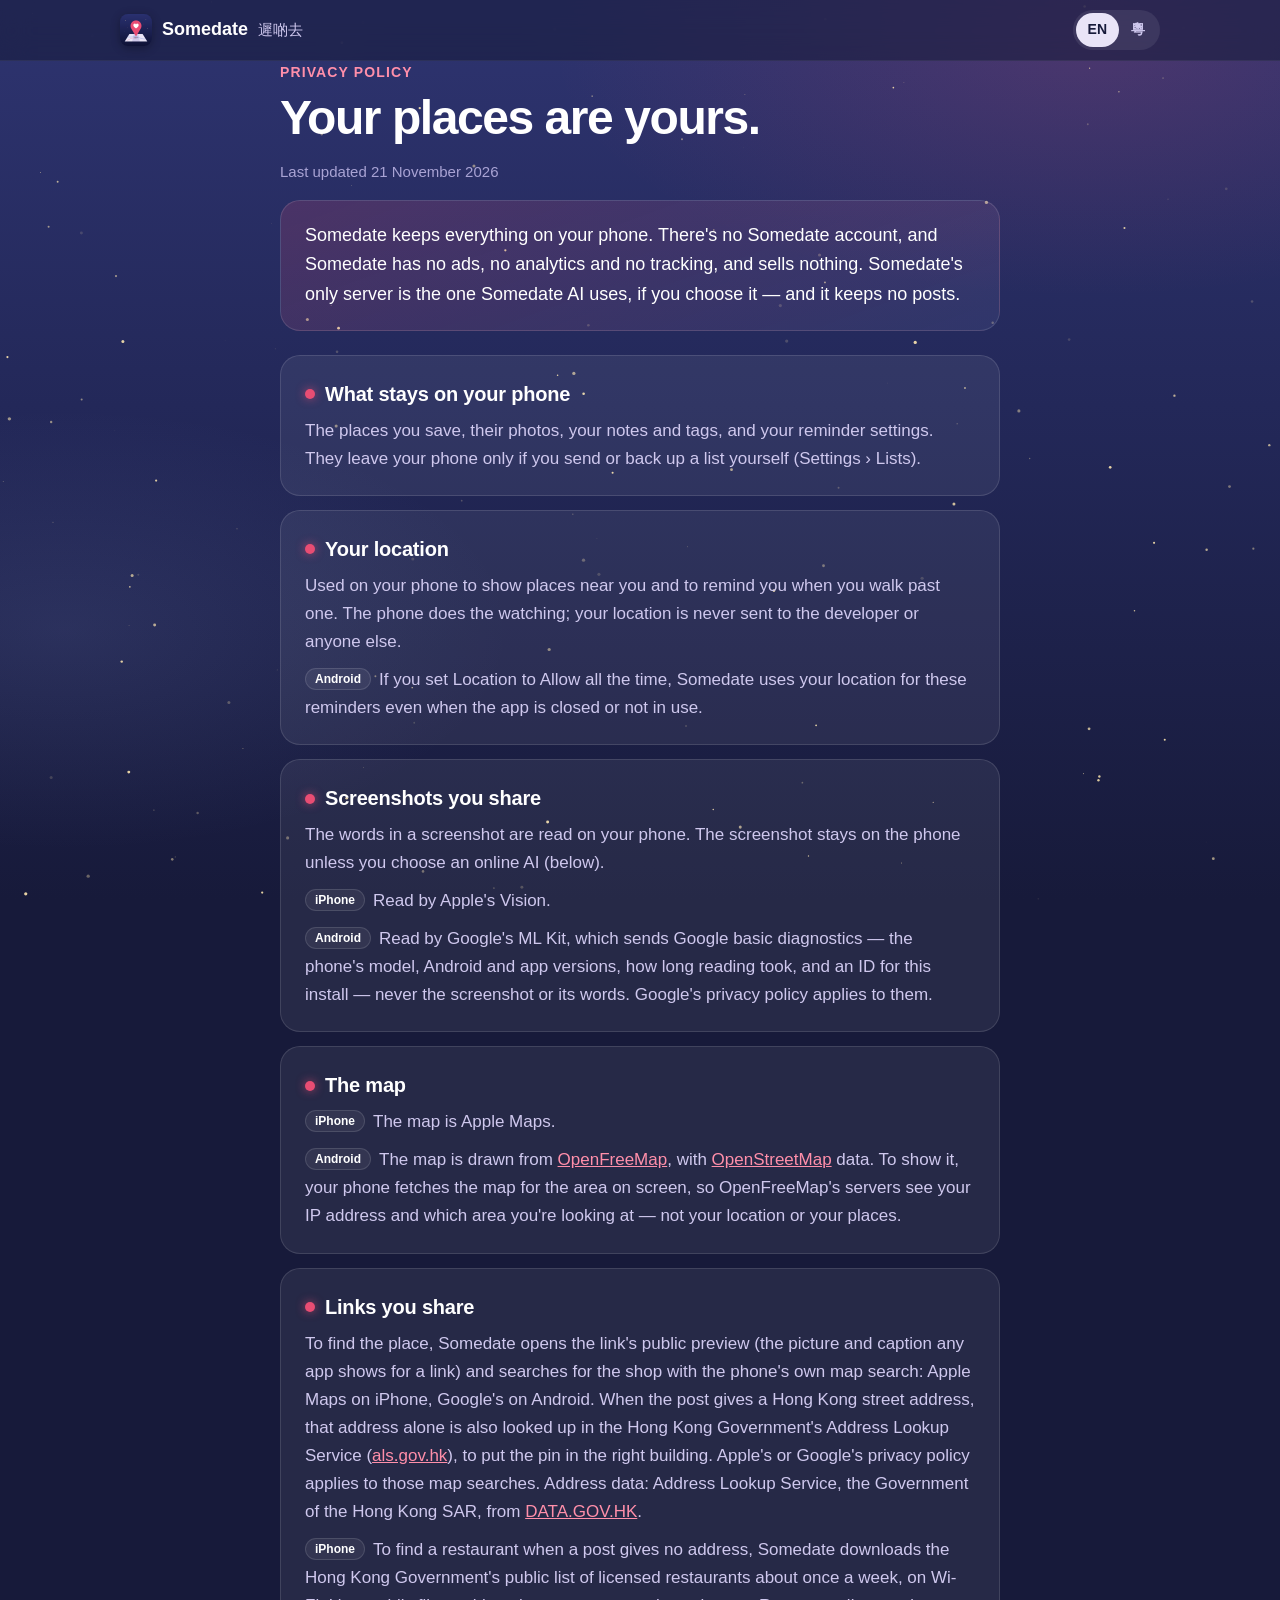
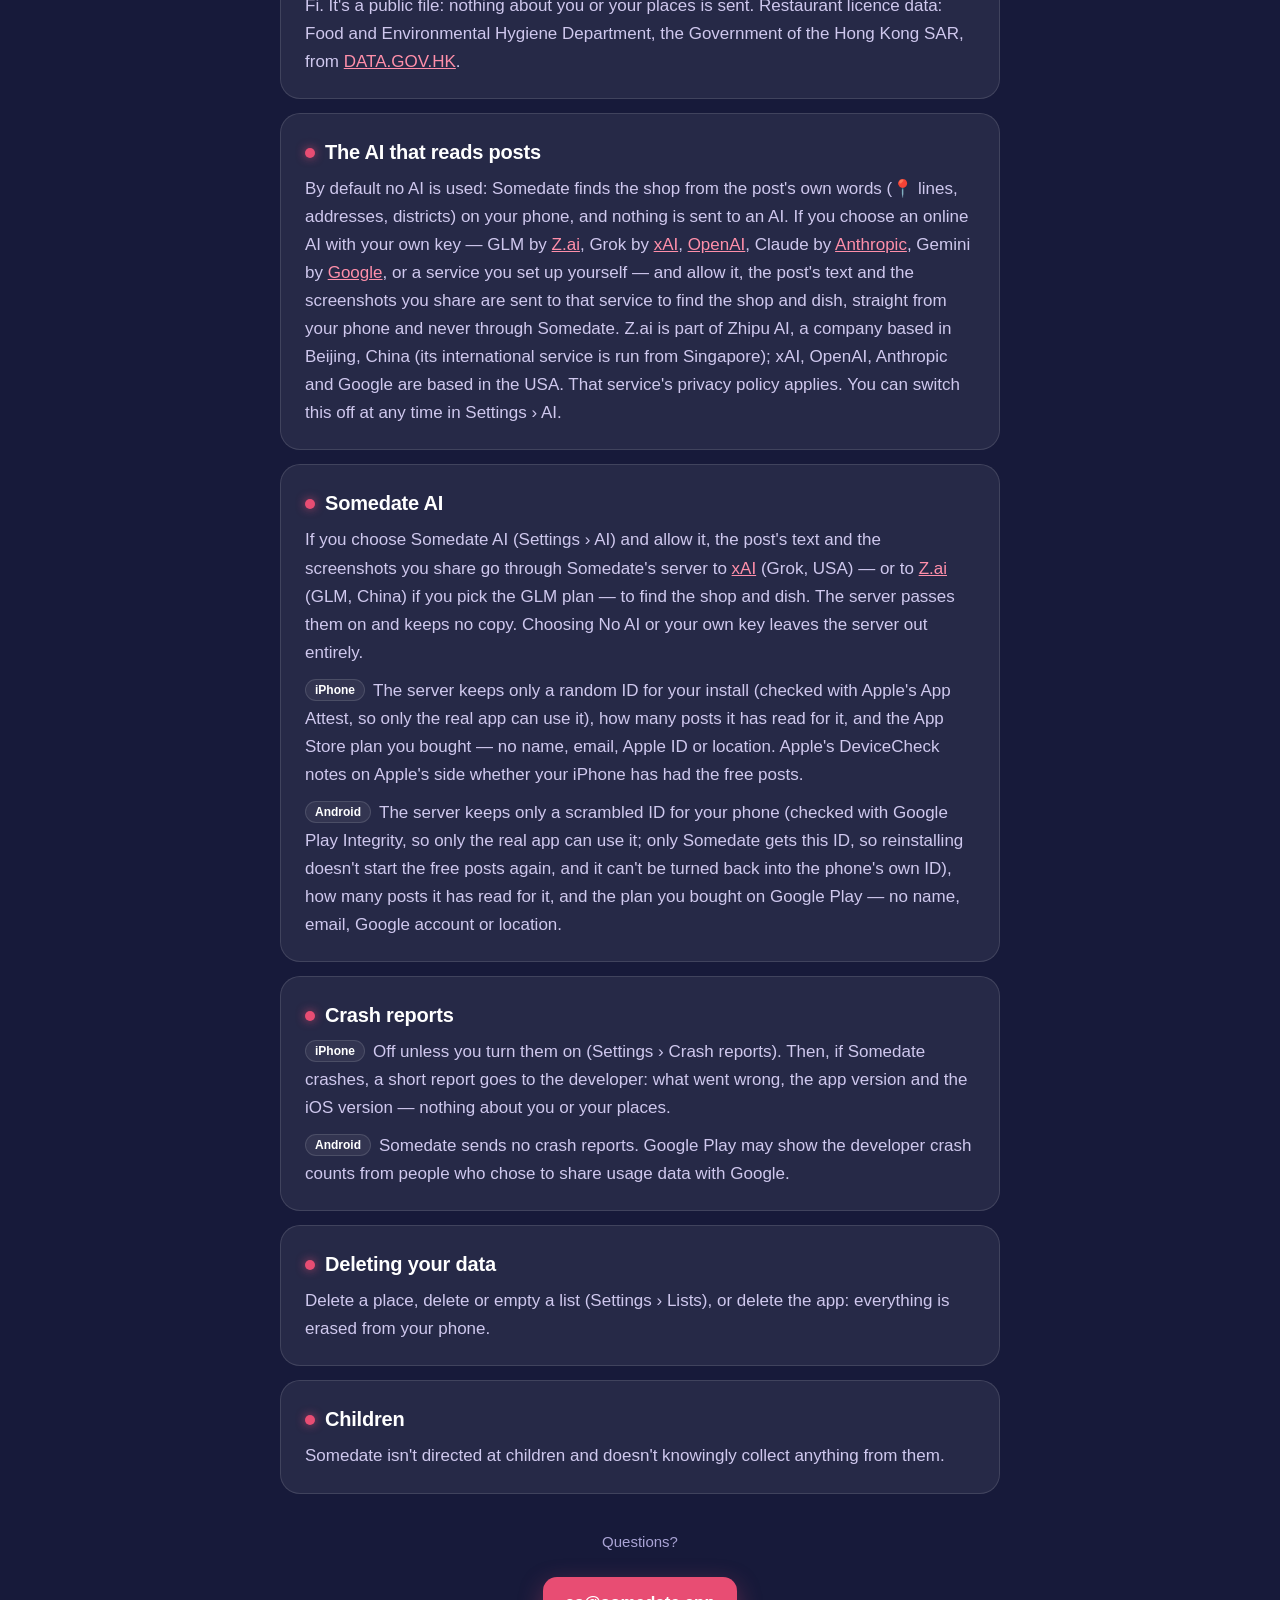
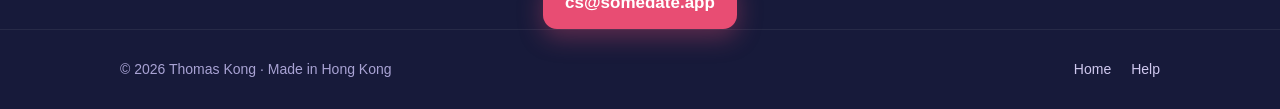
<file: privacy.html>
<!doctype html>
<html lang="en">
<head>
<meta charset="utf-8">
<meta name="viewport" content="width=device-width, initial-scale=1, viewport-fit=cover">
<title>Somedate Privacy Policy · 遲啲去</title>
<meta name="description" content="Somedate keeps your places on your phone. No account, no ads, no tracking.">
<meta name="theme-color" content="#232859">
<link rel="apple-touch-icon" href="/apple-touch-icon.png">
<link rel="icon" href="/icon.png">
<link rel="stylesheet" href="style.css?v=20261113">  <!-- bump ?v= when style.css or site.js changes: browsers keep the old ones 10 minutes -->
</head>
<body>
<div class="sky" aria-hidden="true"></div>
<canvas id="stars" aria-hidden="true"></canvas>
<header>
  <div class="wrap bar">
    <a class="brand" href="./"><img src="icon.png" alt="">Somedate <small>遲啲去</small></a>
    <div class="lang" role="group" aria-label="Language">
      <button type="button" data-set="en" aria-pressed="true">EN</button>
      <button type="button" data-set="zh-HK" aria-pressed="false">粵</button>
    </div>
  </div>
</header>

<main class="wrap">
  <p class="kicker" data-en>Privacy policy</p><p class="kicker" data-zh>私隱政策</p>
  <h1 data-en>Your places are yours.</h1><h1 data-zh>你嘅地方，只屬於你。</h1>
  <p class="muted" data-en>Last updated 21 November 2026</p><p class="muted" data-zh>最後更新：2026 年 11 月 21 日</p>

  <div class="highlight" data-en>Somedate keeps everything on your phone. There's no Somedate account, and Somedate has no ads, no analytics and no tracking, and sells nothing. Somedate's only server is the one Somedate AI uses, if you choose it — and it keeps no posts.</div>
  <div class="highlight" data-zh>遲啲去所有嘢都save喺你部手機。遲啲去冇帳戶，冇廣告、冇分析、冇追蹤，亦唔會賣任何資料。遲啲去唯一嘅伺服器係你揀用遲啲去提供嘅 AI Plan先會用到，佢唔會留低任何 post。</div>

  <div class="topic">
    <h2 data-en>What stays on your phone</h2><h2 data-zh>留喺你手機嘅資料</h2>
    <p data-en>The places you save, their photos, your notes and tags, and your reminder settings. They leave your phone only if you send or back up a list yourself (Settings › Lists).</p>
    <p data-zh>你儲存嘅地方、相片、備註同標籤，同提醒設定。只有你自己 send 出去或者備份清單（設定 › 清單）先會離開你部手機。</p>
  </div>

  <!-- Shared lists: not in 1.0 - bring back when they ship (2026-11-10)
  <div class="topic">
    <h2 data-en>Shared lists and iCloud (iPhone)</h2><h2 data-zh>分享清單同 iCloud</h2>
    <p data-en>Shared lists are on iPhone only. When you share a list, its places and photos are stored in the list owner's iCloud (Apple's CloudKit) and shown to the people invited to it, along with the names from their iCloud accounts and the stars each person gives. Lists you don't share never go to iCloud. The developer can't see any of it. Removing someone, stopping sharing or leaving takes the list off their iPhone (they get 7 days to keep a copy). Apple's privacy policy applies to iCloud.</p>
    <p data-zh>你分享一張清單嘅時候，入面嘅地方同相片會Save喺清單主人嘅 iCloud（Apple 嘅 CloudKit），被邀請嘅人先可以睇到，所有人iCloud 帳戶嘅名同俾每個地方嘅星都喺。冇用分享功能嘅清單唔會上iCloud。總之，開發者乜都睇唔到亦都唔想睇。如果移除某人、停止分享清單或者退出，張清單就會喺佢部 iPhone 消失（佢有 7 日時間儲存一份，唔係既話佢好慘）。iCloud 受 Apple 私隱政策約束。</p>
  </div>
  -->

  <div class="topic">
    <h2 data-en>Your location</h2><h2 data-zh>你嘅位置</h2>
    <p data-en>Used on your phone to show places near you and to remind you when you walk past one. The phone does the watching; your location is never sent to the developer or anyone else.</p>
    <p data-zh>只喺你部手機用嚟顯示附近嘅地方，同埋行過嗰陣提醒你。由手機負責留意；你嘅位置唔會send俾開發者或者任何人。</p>
    <p class="for" data-en><span class="os">Android</span>If you set Location to Allow all the time, Somedate uses your location for these reminders even when the app is closed or not in use.</p>
    <p class="for" data-zh><span class="os">Android</span>如果你喺 Android用家，你將位置權限設做「一律允許」，遲啲去喺 App 關咗或者冇用緊嘅時候，都會用你嘅位置嚟提醒你。</p>
  </div>

  <div class="topic">
    <h2 data-en>Screenshots you share</h2><h2 data-zh>你分享嘅截圖</h2>
    <p data-en>The words in a screenshot are read on your phone. The screenshot stays on the phone unless you choose an online AI (below).</p>
    <p data-zh>截圖入面嘅字喺你部手機度讀。除非你揀用網上 AI（見下文），否則截圖唔會離開你部手機。</p>
    <p class="for" data-en><span class="os">iPhone</span>Read by Apple's Vision.</p>
    <p class="for" data-zh><span class="os">iPhone</span>用 Apple 嘅 Vision 讀。</p>
    <p class="for" data-en><span class="os">Android</span>Read by Google's ML Kit, which sends Google basic diagnostics — the phone's model, Android and app versions, how long reading took, and an ID for this install — never the screenshot or its words. Google's privacy policy applies to them.</p>
    <p class="for" data-zh><span class="os">Android</span>用 Google 嘅 ML Kit 讀。ML Kit 會 send 基本診斷資料俾 Google——手機型號、Android 同 App 版本、讀咗幾耐，同埋呢次安裝嘅一個 ID——但唔會 send 截圖或者入面嘅字。呢啲資料受 Google 私隱政策約束。</p>
  </div>

  <div class="topic">
    <h2 data-en>The map</h2><h2 data-zh>地圖</h2>
    <p class="for" data-en><span class="os">iPhone</span>The map is Apple Maps.</p>
    <p class="for" data-zh><span class="os">iPhone</span>iPhone用家嘅地圖係 Apple 地圖。</p>
    <p class="for" data-en><span class="os">Android</span>The map is drawn from <a href="https://openfreemap.org">OpenFreeMap</a>, with <a href="https://www.openstreetmap.org/copyright">OpenStreetMap</a> data. To show it, your phone fetches the map for the area on screen, so OpenFreeMap's servers see your IP address and which area you're looking at — not your location or your places.</p>
    <p class="for" data-zh><span class="os">Android</span>Android用家嘅地圖由 <a href="https://openfreemap.org">OpenFreeMap</a> 提供，用 <a href="https://www.openstreetmap.org/copyright">OpenStreetMap</a> 嘅資料。為咗顯示地圖，你部手機會需要攞畫面上嗰個範圍嘅地圖資料，所以 OpenFreeMap 嘅伺服器會見到你嘅 IP 地址同你睇緊邊個範圍——但唔會見到你嘅位置或者你嘅地方。</p>
  </div>

  <div class="topic">
    <h2 data-en>Links you share</h2><h2 data-zh>你分享嘅連結</h2>
    <p data-en>To find the place, Somedate opens the link's public preview (the picture and caption any app shows for a link) and searches for the shop with the phone's own map search: Apple Maps on iPhone, Google's on Android. When the post gives a Hong Kong street address, that address alone is also looked up in the Hong Kong Government's Address Lookup Service (<a href="https://www.als.gov.hk">als.gov.hk</a>), to put the pin in the right building. Apple's or Google's privacy policy applies to those map searches. Address data: Address Lookup Service, the Government of the Hong Kong SAR, from <a href="https://data.gov.hk">DATA.GOV.HK</a>.</p>
    <p data-zh>為咗搵出地方，遲啲去會打開連結嘅公開預覽（任何 App 顯示連結時見到嘅相同文字），再用手機本身嘅地圖搜尋搵間舖：iPhone 用 Apple 地圖，Android 用 Google 嘅。如果 post 有香港街道地址，就只會將個地址拎去香港政府嘅地址查詢服務（<a href="https://www.als.gov.hk">als.gov.hk</a>）查，將圖釘放喺啱嘅大廈。地圖搜尋受 Apple 或者 Google 嘅私隱政策約束。地址資料：香港特別行政區政府地址查詢服務，來自 <a href="https://data.gov.hk">DATA.GOV.HK</a>。</p>
    <p class="for" data-en><span class="os">iPhone</span>To find a restaurant when a post gives no address, Somedate downloads the Hong Kong Government's public list of licensed restaurants about once a week, on Wi-Fi. It's a public file: nothing about you or your places is sent. Restaurant licence data: Food and Environmental Hygiene Department, the Government of the Hong Kong SAR, from <a href="https://data.gov.hk">DATA.GOV.HK</a>.</p>
    <p class="for" data-zh><span class="os">iPhone</span>post 冇寫地址嘅時候，為咗搵到間餐廳，遲啲去大約每星期一次，喺 Wi-Fi 下載香港政府公開嘅持牌食肆名單。呢個係公開檔案：唔會傳送任何關於你或者你啲地方嘅資料。食肆牌照資料：香港特別行政區政府食物環境衞生署，來源 <a href="https://data.gov.hk">DATA.GOV.HK</a>。</p>
  </div>

  <div class="topic">
    <h2 data-en>The AI that reads posts</h2><h2 data-zh>讀 post 嘅 AI</h2>
    <p data-en>By default no AI is used: Somedate finds the shop from the post's own words (📍 lines, addresses, districts) on your phone, and nothing is sent to an AI. If you choose an online AI with your own key — GLM by <a href="https://z.ai">Z.ai</a>, Grok by <a href="https://x.ai/legal/privacy-policy">xAI</a>, <a href="https://openai.com/policies/privacy-policy">OpenAI</a>, Claude by <a href="https://www.anthropic.com/legal/privacy">Anthropic</a>, Gemini by <a href="https://policies.google.com/privacy">Google</a>, or a service you set up yourself — and allow it, the post's text and the screenshots you share are sent to that service to find the shop and dish, straight from your phone and never through Somedate. Z.ai is part of Zhipu AI, a company based in Beijing, China (its international service is run from Singapore); xAI, OpenAI, Anthropic and Google are based in the USA. That service's privacy policy applies. You can switch this off at any time in Settings › AI.</p>
    <p data-zh>預設唔會用 AI：遲啲去喺你部手機由 post 本身嘅內容（📍、地址、地區）嘗試搵出店舖，乜都唔會傳去 AI。如果你自己有AI既API key (Bring your own key)，例如 <a href="https://z.ai">Z.ai</a> 嘅 GLM、<a href="https://x.ai/legal/privacy-policy">xAI</a> 嘅 Grok、<a href="https://openai.com/policies/privacy-policy">OpenAI</a>、<a href="https://www.anthropic.com/legal/privacy">Anthropic</a> 嘅 Claude、<a href="https://policies.google.com/privacy">Google</a> 嘅 Gemini，或者你自己嘅AI，並且知道同准許，post 嘅文字同你分享嘅截圖會由你部手機直接傳去嗰個AI 搵出店舖同食物，咁你就可以好方便。留意返，呢啲你send 俾AI嘅資料喺唔會經過遲啲去，因為我哋唔想知，同時想Keep唔用server。</p>
    <p data-zh><b>重要：</b> Z.ai 屬於總部喺中國北京嘅智譜 AI（國際服務由佢嘅新加坡公司營運；xAI、OpenAI、Anthropic 同 Google 嘅總部喺美國。受嗰個服務地區同公司嘅私隱政策約束。你隨時可以喺 設定 › AI 關閉。</p>
  </div>

  <div class="topic">
    <h2 data-en>Somedate AI</h2><h2 data-zh>遲啲去 AI</h2>
    <p data-en>If you choose Somedate AI (Settings › AI) and allow it, the post's text and the screenshots you share go through Somedate's server to <a href="https://x.ai/legal/privacy-policy">xAI</a> (Grok, USA) — or to <a href="https://z.ai">Z.ai</a> (GLM, China) if you pick the GLM plan — to find the shop and dish. The server passes them on and keeps no copy. Choosing No AI or your own key leaves the server out entirely.</p>
    <p data-zh>如果你揀遲啲去 AI（設定 › AI）並且准許，post 嘅文字同你分享嘅截圖會經遲啲去嘅伺服器傳去 <a href="https://x.ai/legal/privacy-policy">xAI</a>（Grok，美國）——如果你揀 GLM 計劃就傳去 <a href="https://z.ai">Z.ai</a>（GLM，中國）——搵出店舖同食物。伺服器只會轉交，唔會留低副本。揀唔用 AI 或者用自己嘅 key，就完全唔會經伺服器。</p>
    <p class="for" data-en><span class="os">iPhone</span>The server keeps only a random ID for your install (checked with Apple's App Attest, so only the real app can use it), how many posts it has read for it, and the App Store plan you bought — no name, email, Apple ID or location. Apple's DeviceCheck notes on Apple's side whether your iPhone has had the free posts.</p>
    <p class="for" data-zh><span class="os">iPhone</span>佢只會記住你部裝置嘅一個隨機 ID（用 Apple 嘅 App Attest 核對，所以只有正版 App 先用到）、幫佢讀咗幾多個 post，同你喺 App Store 買咗邊個計劃——冇名、冇電郵、冇 Apple ID、冇位置。Apple 嘅 DeviceCheck 會喺 Apple 嗰邊記低你部 iPhone 用過免費 post 未。</p>
    <p class="for" data-en><span class="os">Android</span>The server keeps only a scrambled ID for your phone (checked with Google Play Integrity, so only the real app can use it; only Somedate gets this ID, so reinstalling doesn't start the free posts again, and it can't be turned back into the phone's own ID), how many posts it has read for it, and the plan you bought on Google Play — no name, email, Google account or location.</p>
    <p class="for" data-zh><span class="os">Android</span>佢只會記住你部手機嘅一個打亂咗嘅 ID（用 Google Play Integrity 核對，所以只有正版 App 先用到；呢個 ID 只有遲啲去攞到，所以重裝都唔會重新開始免費 post，亦冇辦法變返做手機本身嘅 ID）、幫佢讀咗幾多個 post，同你喺 Google Play 買咗邊個計劃——冇名、冇電郵、冇 Google 帳戶、冇位置。</p>
  </div>

  <div class="topic">
    <h2 data-en>Crash reports</h2><h2 data-zh>當機報告</h2>
    <p class="for" data-en><span class="os">iPhone</span>Off unless you turn them on (Settings › Crash reports). Then, if Somedate crashes, a short report goes to the developer: what went wrong, the app version and the iOS version — nothing about you or your places.</p>
    <p class="for" data-zh><span class="os">iPhone</span>預設關閉，除非你開啟（設定 › 當機報告）。開咗之後，如果遲啲去當機，會send一份簡短報告俾開發者：出咗咩問題、App 版本同 iOS 版本——唔包括你或者你嘅地方。</p>
    <p class="for" data-en><span class="os">Android</span>Somedate sends no crash reports. Google Play may show the developer crash counts from people who chose to share usage data with Google.</p>
    <p class="for" data-zh><span class="os">Android</span>遲啲去唔會 send 任何當機報告；如果有人揀咗同 Google 分享使用資料，Google Play 可能會俾開發者睇到當機次數。</p>
  </div>

  <div class="topic">
    <h2 data-en>Deleting your data</h2><h2 data-zh>刪除你嘅資料</h2>
    <p data-en>Delete a place, delete or empty a list (Settings › Lists), or delete the app: everything is erased from your phone.</p>
    <p data-zh>刪除一個地方、刪除或者清空清單（設定 › 清單），或者刪除 App：所有嘢都會喺你部手機抹走。</p>
  </div>

  <div class="topic">
    <h2 data-en>Children</h2><h2 data-zh>兒童</h2>
    <p data-en>Somedate isn't directed at children and doesn't knowingly collect anything from them.</p>
    <p data-zh>遲啲去唔係為兒童而設，亦唔會刻意收集兒童嘅任何資料。</p>
  </div>

  <div class="contact">
    <p class="muted" data-en>Questions?</p><p class="muted" data-zh>有問題？</p>
    <a class="mail" href="mailto:cs@somedate.app">cs@somedate.app</a>
  </div>
</main>

<footer>
  <div class="wrap">
    <span data-en>© 2026 Thomas Kong · Made in Hong Kong</span><span data-zh>© 2026 Thomas Kong · 香港製造</span>
    <nav>
      <a href="./" data-en>Home</a><a href="./" data-zh>主頁</a>
      <a href="support.html" data-en>Help</a><a href="support.html" data-zh>幫助</a>
    </nav>
  </div>
</footer>
<script src="site.js?v=20261113"></script>
</body>
</html>
</file>
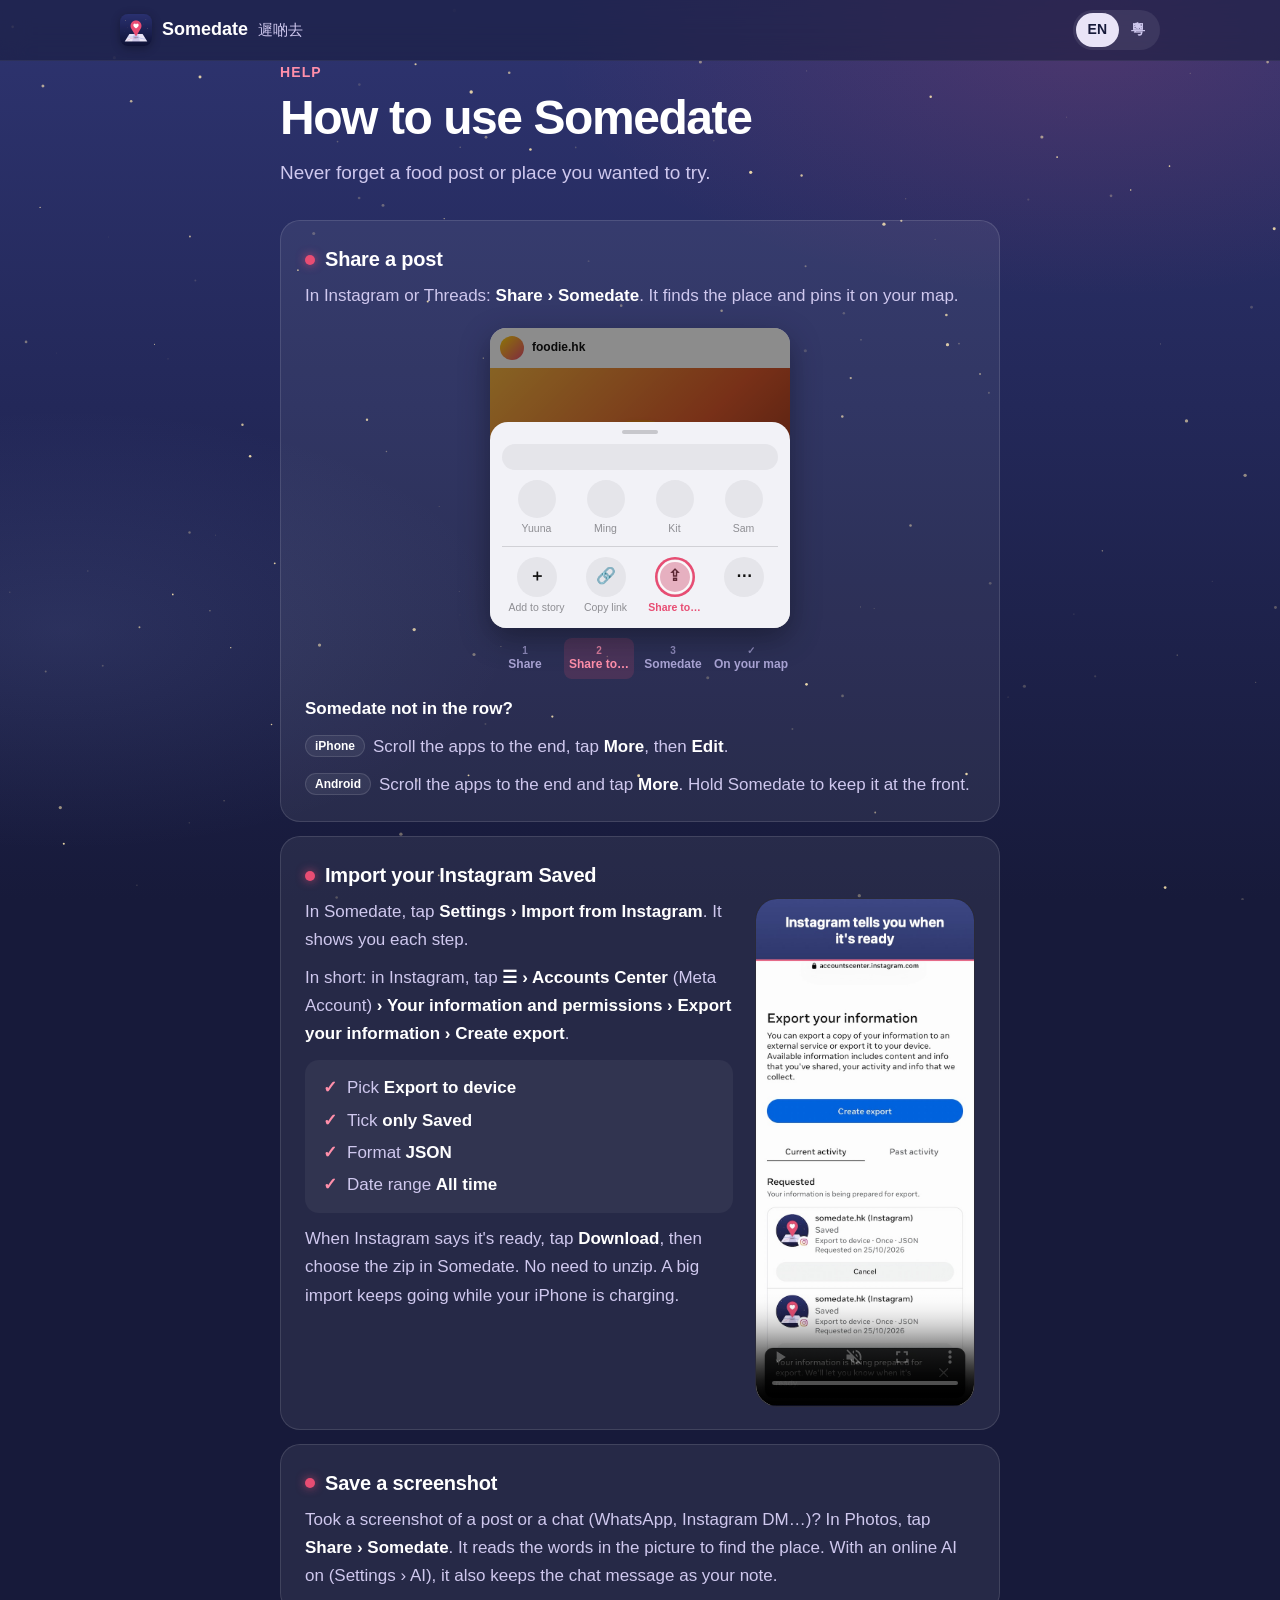
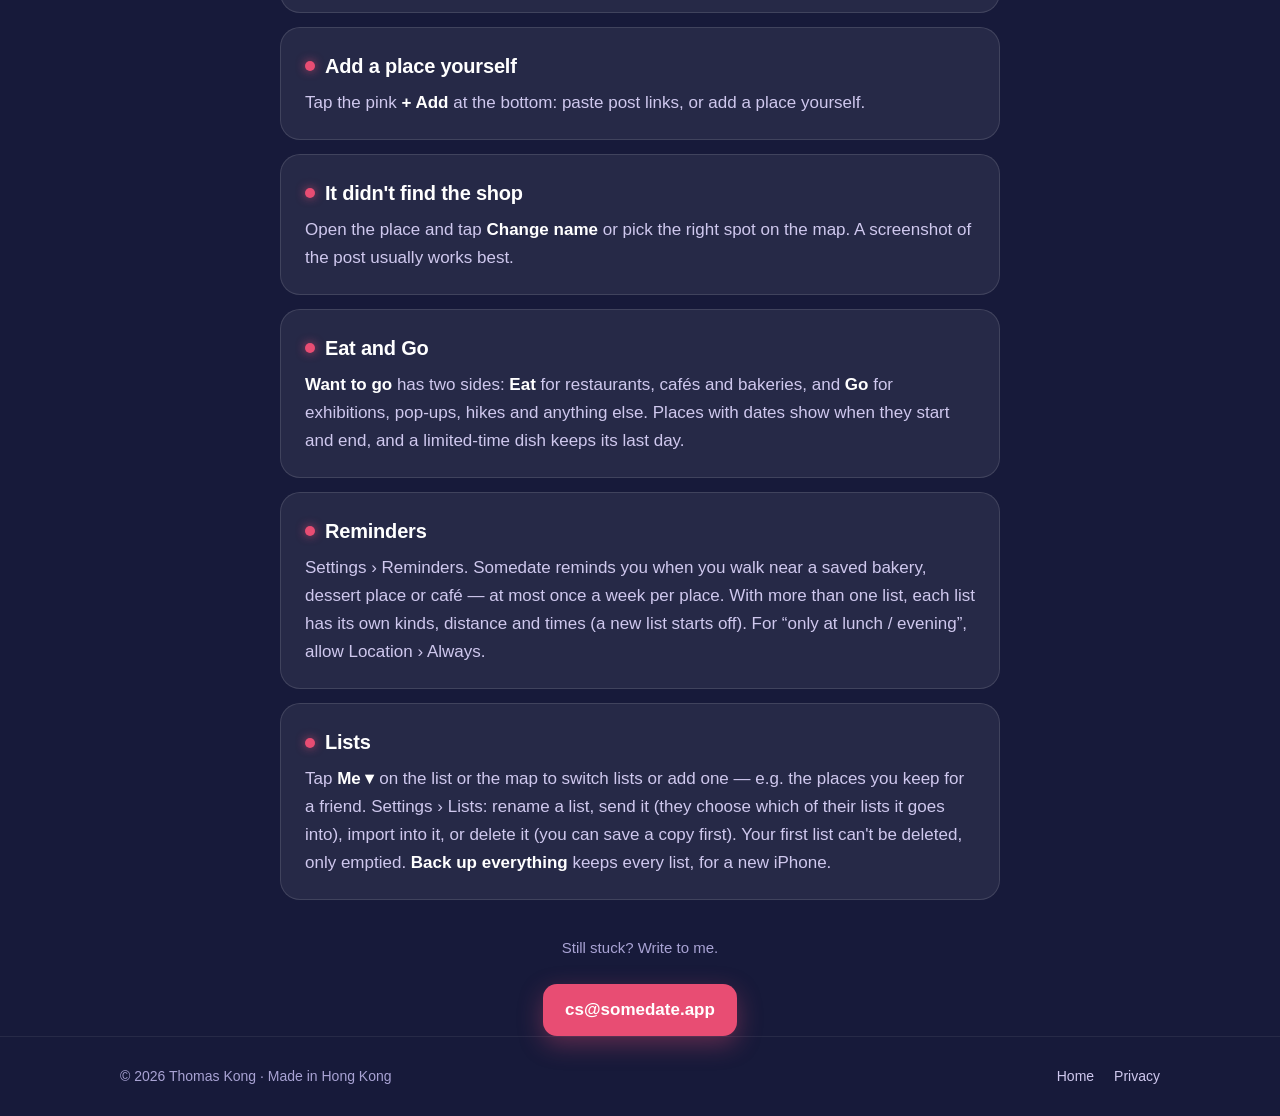
<file: support.html>
<!doctype html>
<html lang="en">
<head>
<meta charset="utf-8">
<meta name="viewport" content="width=device-width, initial-scale=1, viewport-fit=cover">
<title>Somedate Help · 遲啲去</title>
<meta name="description" content="How to use Somedate: save posts, import your Instagram Saved, reminders and lists.">
<meta name="theme-color" content="#232859">
<link rel="apple-touch-icon" href="/apple-touch-icon.png">
<link rel="icon" href="/icon.png">
<link rel="stylesheet" href="style.css?v=20261113">  <!-- bump ?v= when style.css or site.js changes: browsers keep the old ones 10 minutes -->
</head>
<body>
<div class="sky" aria-hidden="true"></div>
<canvas id="stars" aria-hidden="true"></canvas>
<header>
  <div class="wrap bar">
    <a class="brand" href="./"><img src="icon.png" alt="">Somedate <small>遲啲去</small></a>
    <div class="lang" role="group" aria-label="Language">
      <button type="button" data-set="en" aria-pressed="true">EN</button>
      <button type="button" data-set="zh-HK" aria-pressed="false">粵</button>
    </div>
  </div>
</header>

<main class="wrap">
  <p class="kicker" data-en>Help</p><p class="kicker" data-zh>幫助</p>
  <h1 data-en>How to use Somedate</h1><h1 data-zh>點樣用遲啲去</h1>
  <p class="lead" data-en>Never forget a food post or place you wanted to try.</p>
  <p class="lead" data-zh>想去嘅美食同地方，唔會再唔記得。</p>

  <div class="topic">
    <h2 data-en>Share a post</h2><h2 data-zh>分享一個 post</h2>
    <p data-en>In Instagram or Threads: <b>Share › Somedate</b>. It finds the place and pins it on your map.</p>
    <p data-zh>喺 Instagram 或 Threads：<b>分享 › 遲啲去</b>。佢會搵到個地方，釘喺你嘅地圖。</p>
    <figure class="story" aria-hidden="true">
      <div class="screen">
        <div class="post">
          <div class="who"><i></i>foodie.hk</div>
          <div class="photo">🍔</div>
          <div class="acts">
            <svg viewBox="0 0 24 24"><path d="M12 20s-7-4.4-7-10a4 4 0 0 1 7-2.6A4 4 0 0 1 19 10c0 5.6-7 10-7 10z"/></svg>
            <svg viewBox="0 0 24 24"><path d="M20 12a8 8 0 1 1-3.3-6.5L20 5l-.7 3.6A8 8 0 0 1 20 12z"/></svg>
            <span class="hot"><svg viewBox="0 0 24 24"><path d="M21 3 3 10.5l7 2.5 2.5 7z M10 13l11-10"/></svg><b class="tap t0"></b></span>
            <small>Little Burger</small>
          </div>
        </div>
        <div class="dim"></div>
        <div class="sheet s1">
          <div class="grab"></div>
          <div class="bar"></div>
          <div class="people"><span><i></i>Yuuna</span><span><i></i>Ming</span><span><i></i>Kit</span><span><i></i>Sam</span></div>
          <hr>
          <div class="tools">
            <span><i>＋</i><span data-en>Add to story</span><span data-zh>加到限時動態</span></span>
            <span><i>🔗</i><span data-en>Copy link</span><span data-zh>複製連結</span></span>
            <span class="on"><i>⇪<b class="tap t1"></b></i><span data-en>Share to…</span><span data-zh>分享到…</span></span>
            <span><i>⋯</i>&nbsp;</span>
          </div>
        </div>
        <div class="sheet s2">
          <div class="grab"></div>
          <div class="link"><i></i><span><b>Little Burger</b><small>instagram.com</small></span></div>
          <hr>
          <div class="apps">
            <span><i style="--c:#34C759"></i>&nbsp;</span>
            <span><i style="--c:#1E88F5"></i>&nbsp;</span>
            <span><i style="--c:#FFCC00"></i>&nbsp;</span>
            <span class="on"><img src="icon.png" alt=""><b class="tap t2"></b><span data-en>Somedate</span><span data-zh>遲啲去</span></span>
          </div>
        </div>
        <div class="map">
          <svg viewBox="0 0 280 300" preserveAspectRatio="xMidYMid slice"><path d="M-10 90 L300 60 M-10 210 L300 240 M70 -10 L110 310 M200 -10 L180 310 M-10 150 Q140 120 300 160" /></svg>
          <div class="pin"><span>🍔</span></div>
          <div class="name">Little Burger</div>
        </div>
      </div>
      <ol class="steps">
        <li><small>1</small><span data-en>Share</span><span data-zh>分享</span></li>
        <li><small>2</small><span data-en>Share to…</span><span data-zh>分享到…</span></li>
        <li><small>3</small><span data-en>Somedate</span><span data-zh>遲啲去</span></li>
        <li><small>✓</small><span data-en>On your map</span><span data-zh>釘喺地圖</span></li>
      </ol>
    </figure>
    <p data-en><b>Somedate not in the row?</b></p><p data-zh><b>嗰行見唔到遲啲去？</b></p>
    <p class="for" data-en><span class="os">iPhone</span>Scroll the apps to the end, tap <b>More</b>, then <b>Edit</b>.</p>
    <p class="for" data-zh><span class="os">iPhone</span>將 App 嗰行碌到最尾，撳<b>更多</b>，再撳<b>編輯</b>。</p>
    <p class="for" data-en><span class="os">Android</span>Scroll the apps to the end and tap <b>More</b>. Hold Somedate to keep it at the front.</p>
    <p class="for" data-zh><span class="os">Android</span>將 App 嗰行碌到最尾，撳<b>更多</b>。㩒住遲啲去，就可以將佢放喺最前。</p>
  </div>

  <div class="topic" id="import">
    <h2 data-en>Import your Instagram Saved</h2><h2 data-zh>匯入你嘅 Instagram 收藏</h2>
    <div class="howto">
      <div>
        <p data-en>In Somedate, tap <b>Settings › Import from Instagram</b>. It shows you each step.</p>
        <p data-en>In short: in Instagram, tap <b>☰ › Accounts Center</b> (Meta Account) <b>› Your information and permissions › Export your information › Create export</b>.</p>
        <ul class="ticks" data-en>
          <li>Pick <b>Export to device</b></li>
          <li>Tick <b>only Saved</b></li>
          <li>Format <b>JSON</b></li>
          <li>Date range <b>All time</b></li>
        </ul>
        <p data-en>When Instagram says it's ready, tap <b>Download</b>, then choose the zip in Somedate. No need to unzip. A big import keeps going while your iPhone is charging.</p>
        <p data-zh>喺遲啲去撳 <b>設定 › 由 Instagram 匯入</b>，遲啲去會一步一步教你。</p>
        <p data-zh>簡單講：喺 Instagram 撳 <b>☰ › 帳號管理中心</b>（Meta 帳戶）<b>› 你的資訊和權限 › 匯出你的資訊 › 建立匯出檔案</b>。</p>
        <ul class="ticks" data-zh>
          <li>揀 <b>匯出到裝置</b></li>
          <li><b>只剔「我的收藏」</b></li>
          <li>格式 <b>JSON</b></li>
          <li>日期範圍 <b>不限時間</b></li>
        </ul>
        <p data-zh>等 Instagram 通知你個 zip 檔整好，撳 <b>下載</b>，再喺遲啲去揀個 zip，唔使解壓。post 多嘅話，充電時會繼續匯入。</p>
      </div>
      <video data-en class="clip" src="shots/import-en.mp4" poster="shots/import-en.jpg" width="600" height="1394" muted loop playsinline preload="none" aria-label="Getting your Saved posts out of Instagram, step by step"></video>
      <video data-zh class="clip" src="shots/import-zh.mp4" poster="shots/import-zh.jpg" width="600" height="1394" muted loop playsinline preload="none" aria-label="由 Instagram 匯出收藏，一步一步"></video>
    </div>
  </div>

  <div class="topic">
    <h2 data-en>Save a screenshot</h2><h2 data-zh>儲存截圖</h2>
    <p data-en>Took a screenshot of a post or a chat (WhatsApp, Instagram DM…)? In Photos, tap <b>Share › Somedate</b>. It reads the words in the picture to find the place. With an online AI on (Settings › AI), it also keeps the chat message as your note.</p>
    <p data-zh>影咗 post 或者對話（WhatsApp、Instagram DM…）嘅截圖？喺相簿撳 <b>分享 › 遲啲去</b>，佢會讀相入面嘅字搵出地方。開咗網上 AI（設定 › AI）嘅話，對話訊息仲會記低做備註。</p>
  </div>

  <div class="topic">
    <h2 data-en>Add a place yourself</h2><h2 data-zh>自己加地方</h2>
    <p data-en>Tap the pink <b>+ Add</b> at the bottom: paste post links, or add a place yourself.</p>
    <p data-zh>撳底部粉紅色嘅 <b>+ 加入</b>：貼上 post 嘅 Link，或者自己加地方。</p>
  </div>

  <div class="topic">
    <h2 data-en>It didn't find the shop</h2><h2 data-zh>搵唔到店舖</h2>
    <p data-en>Open the place and tap <b>Change name</b> or pick the right spot on the map. A screenshot of the post usually works best.</p>
    <p data-zh>打開個地方，撳 <b>改名</b> 或者喺地圖揀返啱嘅位置。分享 post 嘅截圖通常最準。</p>
  </div>

  <div class="topic">
    <h2 data-en>Eat and Go</h2><h2 data-zh>食同去</h2>
    <p data-en><b>Want to go</b> has two sides: <b>Eat</b> for restaurants, cafés and bakeries, and <b>Go</b> for exhibitions, pop-ups, hikes and anything else. Places with dates show when they start and end, and a limited-time dish keeps its last day.</p>
    <p data-zh><b>想去</b> 分兩邊：<b>食</b> 係餐廳、cafe 同麵包舖；<b>去</b> 係展覽、Pop-up、行山同其他地方。有日期嘅地方會顯示幾時開始、幾時完，限時 Menu 會記住最後一日。</p>
  </div>

  <div class="topic">
    <h2 data-en>Reminders</h2><h2 data-zh>提醒</h2>
    <p data-en>Settings › Reminders. Somedate reminds you when you walk near a saved bakery, dessert place or café — at most once a week per place. With more than one list, each list has its own kinds, distance and times (a new list starts off). For “only at lunch / evening”, allow Location › Always.</p>
    <p data-zh>設定 › 提醒。行近儲存咗嘅麵包舖、甜品舖或者 cafe 會提醒你，每個地方一星期最多一次。有幾個清單嘅話，每個清單有自己嘅種類、距離同時間（新清單一開始係閂咗嘅）。</p>
  </div>

  <div class="topic">
    <h2 data-en>Lists</h2><h2 data-zh>清單</h2>
    <p data-en>Tap <b>Me ▾</b> on the list or the map to switch lists or add one — e.g. the places you keep for a friend. Settings › Lists: rename a list, send it (they choose which of their lists it goes into), import into it, or delete it (you can save a copy first). Your first list can't be deleted, only emptied. <b>Back up everything</b> keeps every list, for a new iPhone.</p>
    <p data-zh>喺清單或者地圖撳 <b>我 ▾</b> 轉清單或者新增清單——例如幫朋友記低嘅地方。設定 › 清單：改名、send出去（對方揀放入佢邊個清單）、匯入，或者刪除（可以先儲存一份）。第一個清單唔可以刪除，只可以清空。<b>備份全部</b> 會保留所有清單，搬去新 iPhone 用。</p>
  </div>

  <div class="contact">
    <p class="muted" data-en>Still stuck? Write to me.</p><p class="muted" data-zh>仲有問題？寫信俾我。</p>
    <a class="mail" href="mailto:cs@somedate.app">cs@somedate.app</a>
  </div>
</main>

<footer>
  <div class="wrap">
    <span data-en>© 2026 Thomas Kong · Made in Hong Kong</span><span data-zh>© 2026 Thomas Kong · 香港製造</span>
    <nav>
      <a href="./" data-en>Home</a><a href="./" data-zh>主頁</a>
      <a href="privacy.html" data-en>Privacy</a><a href="privacy.html" data-zh>私隱政策</a>
    </nav>
  </div>
</footer>
<script src="site.js?v=20261113"></script>
</body>
</html>
</file>
<file: style.css>
/* Somedate's Help and Privacy pages: the night sky of the app icon, same as the home page. One look on light and dark phones. */
:root {
  --sky-top: #2E3470; --sky-mid: #232859; --sky-bottom: #171A3A;
  --star: #FFE8B0; --rose: #E84D73; --rose-soft: #FF8FAA; --paper: #E9E4F7;
  --text: #FFFFFF; --soft: #CFC8EE; --muted: #A9A3D4;
  --card: rgba(255,255,255,.065); --card-line: rgba(255,255,255,.12);
  color-scheme: dark;
}
* { box-sizing: border-box; }
body { margin: 0; color: var(--text); background: var(--sky-bottom);
  font: 17px/1.65 -apple-system, BlinkMacSystemFont, "SF Pro Text", "PingFang HK", "Noto Sans TC", "Helvetica Neue", sans-serif;
  -webkit-font-smoothing: antialiased; -webkit-text-size-adjust: 100%; overflow-x: hidden; }
.sky { position: fixed; inset: 0; z-index: -2; background: linear-gradient(180deg, var(--sky-top) 0%, var(--sky-mid) 45%, var(--sky-bottom) 100%); }
.sky::after { content: ""; position: absolute; inset: 0;
  background: radial-gradient(60% 40% at 85% 5%, rgba(232,77,115,.16), transparent 70%), radial-gradient(50% 35% at 5% 70%, rgba(143,160,224,.12), transparent 70%); }
#stars { position: fixed; inset: 0; z-index: -1; width: 100%; height: 100%; pointer-events: none; }
a { color: var(--rose-soft); }
a:focus-visible, button:focus-visible { outline: 3px solid var(--star); outline-offset: 3px; border-radius: 8px; }

.wrap { max-width: 760px; margin: 0 auto; padding: 0 max(20px, env(safe-area-inset-left)); }
header { position: sticky; top: 0; z-index: 10; backdrop-filter: blur(14px); -webkit-backdrop-filter: blur(14px);
  background: rgba(23,26,58,.55); border-bottom: 1px solid rgba(255,255,255,.06); padding-top: env(safe-area-inset-top); }
.bar { display: flex; align-items: center; justify-content: space-between; height: 60px; max-width: 1080px; }
.brand { display: flex; align-items: center; gap: 10px; color: var(--text); text-decoration: none; font-weight: 700; font-size: 18px; }
.brand img { width: 32px; height: 32px; border-radius: 8px; box-shadow: 0 2px 10px rgba(0,0,0,.3); }
.brand small { font-weight: 500; color: var(--soft); font-size: 15px; }
.lang { display: flex; background: rgba(255,255,255,.08); border-radius: 999px; padding: 3px; }
.lang button { border: 0; background: transparent; color: var(--soft); font: inherit; font-size: 14px; font-weight: 600; padding: 5px 12px; border-radius: 999px; cursor: pointer; }
.lang button[aria-pressed="true"] { background: var(--paper); color: var(--sky-bottom); }

main { padding: 48px 0 64px; }
.kicker { color: var(--rose-soft); font-weight: 700; font-size: 14px; letter-spacing: .08em; text-transform: uppercase; margin: 0 0 8px; }
h1 { font-size: clamp(34px, 6vw, 48px); line-height: 1.1; letter-spacing: -.03em; margin: 0 0 12px; text-wrap: balance; }
.lead { color: var(--soft); font-size: 19px; margin: 0 0 32px; text-wrap: pretty; }
.muted { color: var(--muted); font-size: 15px; }

/* each topic is a card */
.topic { background: var(--card); border: 1px solid var(--card-line); border-radius: 20px; padding: 22px 24px; margin: 0 0 14px; }
.topic h2 { display: flex; align-items: center; gap: 10px; font-size: 20px; letter-spacing: -.01em; margin: 0 0 6px; color: var(--text); }
.topic h2::before { content: ""; flex: none; width: 10px; height: 10px; border-radius: 50%; background: var(--rose); box-shadow: 0 0 10px rgba(232,77,115,.7); }
.topic p { margin: 0; color: var(--soft); }
.topic p + p { margin-top: 10px; }
.topic b { color: var(--text); }
/* privacy: what's only on iPhone or only on Android, labelled */
.os { display: inline-block; font-size: 12px; font-weight: 600; line-height: 1; padding: 4px 9px; margin-right: 8px; border-radius: 999px;
  border: 1px solid var(--card-line); color: var(--text); background: rgba(255,255,255,.06); vertical-align: 2px; }
.highlight { background: linear-gradient(160deg, rgba(232,77,115,.18), rgba(143,160,224,.10)); border: 1px solid var(--card-line);
  border-radius: 20px; padding: 20px 24px; margin: 0 0 24px; font-size: 18px; }
.contact { text-align: center; margin-top: 36px; }
.contact a.mail { display: inline-block; margin-top: 8px; background: var(--rose); color: #fff; text-decoration: none; font-weight: 700;
  padding: 12px 22px; border-radius: 14px; box-shadow: 0 8px 24px rgba(232,77,115,.35); }

footer { border-top: 1px solid rgba(255,255,255,.07); padding: 28px 0 max(28px, env(safe-area-inset-bottom)); color: var(--muted); font-size: 14px; }
footer .wrap { display: flex; flex-wrap: wrap; gap: 10px 24px; justify-content: space-between; max-width: 1080px; }
footer nav { display: flex; gap: 20px; flex-wrap: wrap; }
footer a { color: var(--soft); text-decoration: none; }
footer a:hover { color: #fff; }

html:not([lang="zh-HK"]) [data-zh], html[lang="zh-HK"] [data-en] { display: none !important; }
@media (max-width: 600px) { .brand small { display: none; } .topic { padding: 18px; } }
.ticks { list-style: none; margin: 12px 0; padding: 12px 16px; border-radius: 14px; background: rgba(255,255,255,.05); color: var(--soft); }
.ticks li { position: relative; padding-left: 26px; line-height: 1.9; }
.ticks li::before { content: "✓"; position: absolute; left: 2px; color: var(--rose-soft); font-weight: 700; }
.howto { display: grid; grid-template-columns: 1fr 220px; gap: 22px; align-items: start; }
.clip { display: block; width: 100%; height: auto; border-radius: 22px; background: #0c0d1f; border: 1px solid var(--card-line); }
@media (max-width: 600px) { .howto { grid-template-columns: 1fr; } .clip { width: min(100%, 280px); margin: 0 auto; } }

/* help: Share a post acted out, like the app's tour (Guide.swift ShareStoryPicture): the post › the app's Share to… ›
   the phone's share sheet › the pin. site.js steps data-step 0-3; drawn light, like a phone's screen */
.story { margin: 18px auto 16px; max-width: 300px; }
.story .screen { position: relative; height: 300px; overflow: hidden; border-radius: 16px; background: #fff; color: #111;
  font-size: 12px; line-height: 1.3; box-shadow: 0 10px 30px rgba(0,0,0,.35); }
.story svg { width: 21px; height: 21px; fill: none; stroke: #111; stroke-width: 1.8; stroke-linejoin: round; stroke-linecap: round; }
.story .who { display: flex; align-items: center; gap: 8px; padding: 8px 10px; font-weight: 600; }
.story .who i { width: 24px; height: 24px; border-radius: 50%; background: linear-gradient(135deg, #FFD60A, var(--rose)); }
.story .photo { height: 188px; display: grid; place-items: center; font-size: 76px;
  background: linear-gradient(135deg, #F5B340, #D9572B 55%, #7A2919); text-shadow: 0 6px 8px rgba(0,0,0,.25); }
.story .acts { display: flex; align-items: center; gap: 16px; padding: 10px 12px; }
.story .acts small { margin-left: auto; color: #8E8E93; font-size: 12px; }
.story .hot { position: relative; display: flex; }
.story .dim { position: absolute; inset: 0; background: #000; opacity: 0; transition: opacity .4s; }
.story .sheet { position: absolute; left: 0; right: 0; bottom: 0; padding: 8px 12px 14px; background: #F2F2F7;
  border-radius: 18px 18px 0 0; transform: translateY(100%); opacity: 0;
  transition: transform .5s cubic-bezier(.3,1.25,.5,1), opacity .3s; }
.story .grab { width: 36px; height: 4px; border-radius: 2px; background: #C7C7CC; margin: 0 auto 10px; }
.story .bar { height: 26px; border-radius: 13px; background: #E5E5EA; margin-bottom: 10px; }
.story .people, .story .tools, .story .apps { display: flex; }
.story .people > span, .story .tools > span, .story .apps > span { flex: 1; display: flex; flex-direction: column; align-items: center;
  gap: 4px; color: #8E8E93; font-size: 10.5px; white-space: nowrap; }
.story .people i { width: 38px; height: 38px; border-radius: 50%; background: #E5E5EA; }
.story hr { border: 0; border-top: 1px solid #D1D1D6; margin: 10px 0; }
.story .tools i { position: relative; width: 40px; height: 40px; border-radius: 50%; background: #E5E5EA; display: grid; place-items: center;
  font-style: normal; font-size: 16px; font-weight: 700; color: #111; }
.story .on { color: var(--rose) !important; font-weight: 700; }
.story .tools .on i { box-shadow: inset 0 0 0 2.5px var(--rose); }
.story .link { display: flex; align-items: center; gap: 10px; }
.story .link i { width: 34px; height: 34px; border-radius: 8px; background: linear-gradient(#FF9500, #FF3B30); }
.story .link span { display: flex; flex-direction: column; }
.story .link b { color: #111; }
.story .link small { color: #8E8E93; }
.story .apps i { width: 48px; height: 48px; margin: 3px; border-radius: 12px; background: var(--c); }
.story .apps .on { position: relative; }
.story .apps img { width: 48px; height: 48px; border-radius: 12px; padding: 0; box-shadow: 0 0 0 3px #F2F2F7, 0 0 0 6px var(--rose); margin: 3px; }
.story .map { position: absolute; inset: 0; background: #ECE9E1; opacity: 0; transition: opacity .3s; }
.story .map svg { width: 100%; height: 100%; stroke: #fff; stroke-width: 9; }
.story .pin { position: absolute; left: 50%; top: 42%; width: 44px; height: 44px; margin: -44px 0 0 -22px; display: grid; place-items: center;
  font-size: 22px; background: var(--rose); border: 3px solid #fff; border-radius: 50% 50% 50% 0; rotate: -45deg;
  box-shadow: 0 4px 10px rgba(0,0,0,.3); transform: translateY(-60px); opacity: 0; transition: transform .45s cubic-bezier(.3,1.4,.5,1), opacity .2s; }
.story .pin span { rotate: 45deg; line-height: 1; }
.story .name { position: absolute; left: 50%; top: calc(42% + 8px); translate: -50% 0; padding: 4px 10px; border-radius: 999px;
  background: #fff; font-weight: 700; box-shadow: 0 2px 6px rgba(0,0,0,.15); white-space: nowrap; }
/* the finger: a soft dot over what this step taps, pressing just before the next */
.story .tap { position: absolute; left: 50%; top: 50%; width: 34px; height: 34px; margin: -17px; border-radius: 50%;
  background: rgba(232,77,115,.35); border: 2px solid rgba(255,255,255,.9); opacity: 0; transition: opacity .2s, scale .2s; pointer-events: none; }
.story .apps .tap { top: 27px; }
.story[data-step="1"] .dim, .story[data-step="2"] .dim { opacity: .45; }
.story[data-step="1"] .s1, .story[data-step="2"] .s1, .story[data-step="2"] .s2 { transform: none; opacity: 1; }
.story[data-step="3"] .map { opacity: 1; }
.story[data-step="3"] .pin { transform: none; opacity: 1; }
.story[data-step="0"] .t0, .story[data-step="1"] .t1, .story[data-step="2"] .t2 { opacity: 1; }
.story.pressing .tap { scale: .75; }
.steps { display: flex; gap: 4px; list-style: none; margin: 10px 0 0; padding: 0; }
.steps li { flex: 1; display: flex; flex-direction: column; align-items: center; padding: 6px 2px; border-radius: 8px;
  color: var(--muted); font-size: 12px; font-weight: 600; line-height: 1.3; white-space: nowrap; transition: background .3s, color .3s; }
.steps small { font-size: 10px; font-weight: 700; opacity: .7; }
.story[data-step="0"] li:nth-child(1), .story[data-step="1"] li:nth-child(2),
.story[data-step="2"] li:nth-child(3), .story[data-step="3"] li:nth-child(4) { color: var(--rose-soft); background: rgba(232,77,115,.16); }
@media (prefers-reduced-motion: reduce) { .story .sheet, .story .pin { transform: none !important; } }
</file>
